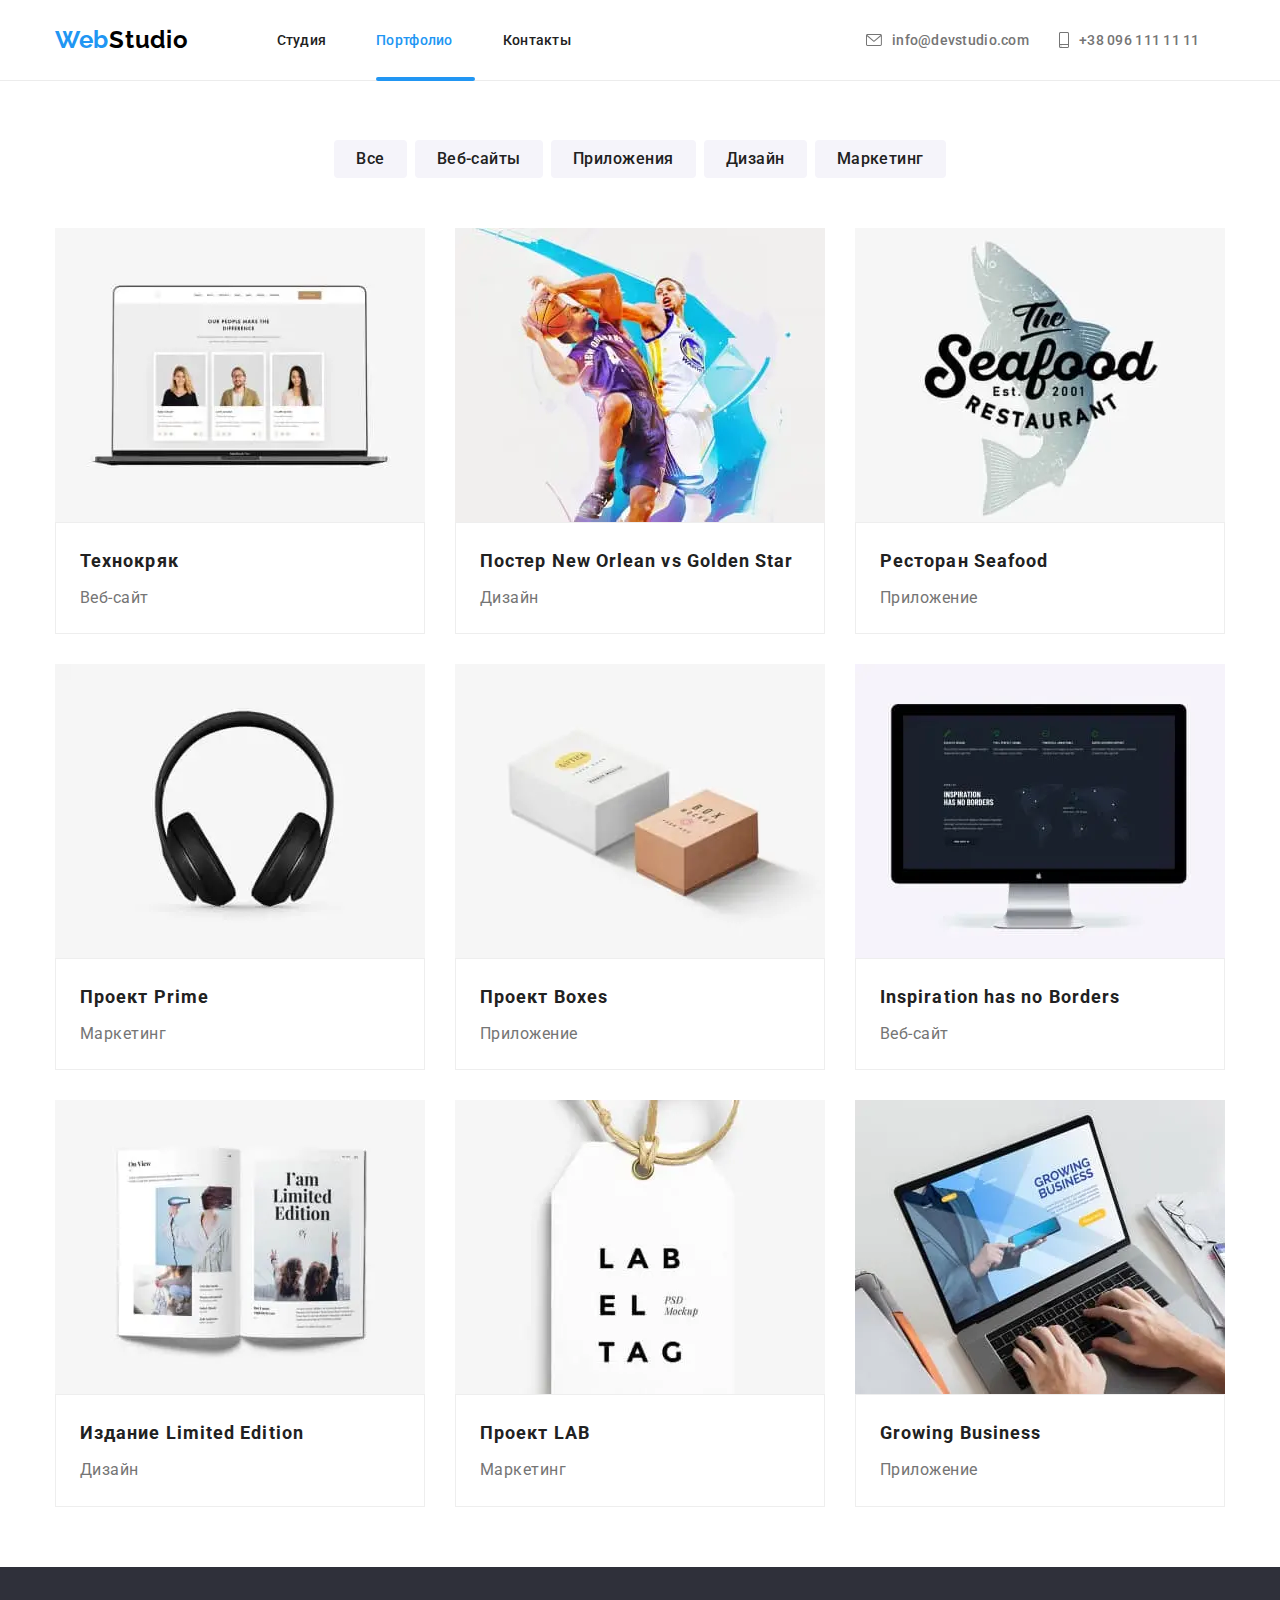
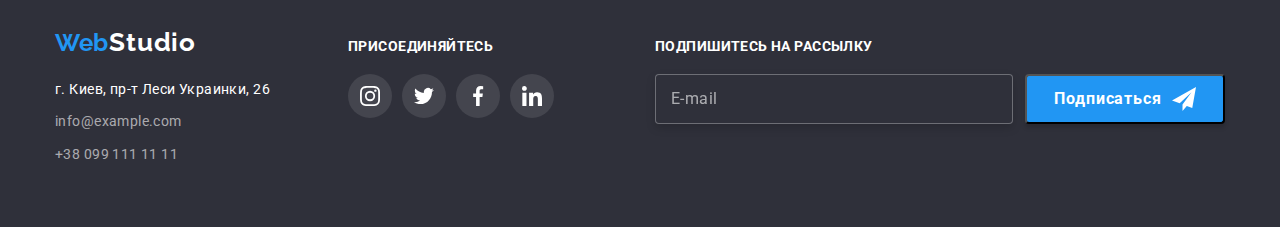
<file: portfolio.html>
<!DOCTYPE html>
<html lang="ru">
  <head>
    <meta charset="UTF-8" />
    <meta name="viewport" content="width=device-width, initial-scale=1.0" />
    <title>Портфолио</title>
    <link
      rel="stylesheet"
      href="https://cdnjs.cloudflare.com/ajax/libs/modern-normalize/1.0.0/modern-normalize.css"
    />
    <link
      href="https://fonts.googleapis.com/css2?family=Raleway:wght@700&family=Roboto:wght@400;500;700;900&display=swap"
      rel="stylesheet"
    />
    <link rel="stylesheet" href="./css/portfolio.min.css" />
  </head>
  <body>
    <header class="header">
      <div class="page-header container">
        <div class="container-header" id="menu-container">
    
          <a class="logo-link link" href="/index.html" aria-label="Логотип студии" lang="en">
            <span class="logo-blue">Web</span><span class="logo-black">Studio</span>
          </a>
          <button type="button" class="menu-button" aria-expanded="false" aria-controls="menu-container" data-menu-button>
            <svg width="32" height="32" aria-label="Переключатель мобильного меню">
              <use class="icon-close" href="./images/symbol-defs.svg#icon-close-modal-btn"></use>
              <use class="icon-menu" href="./images/symbol-defs.svg#icon-menu_40px"></use>
            </svg>
          </button>
        </div>
        <div class="nav-addres" data-menu>
          <nav class="nav">
            <ul class="nav-list list">
              <li class="nav-list-item">
                <a class="nav-list-link link " href="./index.html">Студия</a>
              </li>
              <li class="nav-list-item">
                <a class="nav-list-link link portf current" href="./portfolio.html">Портфолио</a>
              </li>
              <li class="nav-list-item">
                <a class="nav-list-link link" href="">Контакты</a>
              </li>
            </ul>
          </nav>
    
          <address class="address-header">
            <ul class="addres-list list">
              <li class="addres__list-item"><a class="address-link link" href="mailto:info@devstudio.com"><svg
                    class="envelope">
                    <use href="./images/symbol-defs.svg#icon-envelope-hover"></use>
                  </svg>
                  info@devstudio.com
                </a></li>
              <li class="addres__list-item"><a class="address-link link" href="tel:"><svg class="smartphone footer-icon">
                    <use href="./images/symbol-defs.svg#icon-smartphone"></use>
                  </svg>
                  +38 096 111 11 11</a></li>
            </ul>
    
    
          </address>
    
        </div>
    </header>

    <main>
      <!-- ===PORTFOLIO=== -->
      <section class="portfolio">
        <h1 hidden>Портфолио</h1>
        <div class="container-portfolio container">
          <ul class="portfolio-btn list">
            <li class="portfolio-list-item">
              <button class="portfolio-list-btn" type="button">Все</button>
            </li>
            <li class="portfolio-list-item">
              <button class="portfolio-list-btn" type="button">
                Веб-сайты
              </button>
            </li>
            <li class="portfolio-list-item">
              <button class="portfolio-list-btn" type="button">
                Приложения
              </button>
            </li>
            <li class="portfolio-list-item">
              <button class="portfolio-list-btn" type="button">Дизайн</button>
            </li>
            <li class="portfolio-list-item">
              <button class="portfolio-list-btn" type="button">
                Маркетинг
              </button>
            </li>
          </ul>

          <ul class="portfolio-list list">
            <li class="portfolio-list-card">
              <a class="portfolio-list-link link" href=""
                ><div class="portfolio-box">
                  <picture>
                    <source media="(min-width: 1200px)"
                      srcset="./images/portfolio/portfolio1.webp 1x, ./images/portfolio/portfolio1@2x.webp 2x" type="image/webp">
                    <source media="(min-width: 1200px)"
                      srcset="./images/portfolio/portfolio1.jpg 1x, ./images/portfolio/portfolio1@2x.jpg 2x">
                    <source media="(min-width: 768px)"
                      srcset="./images/portfolio/portfolio1-t.webp 1x, ./images/portfolio/portfolio1-t@2x.webp 2x" type="image/webp">
                    <source media="(min-width: 768px)"
                      srcset="./images/portfolio/portfolio1-t.jpg 1x, ./images/portfolio/portfolio1-t@2x.jpg 2x">
                    <source media="(min-width: 480px)"
                      srcset="./images/portfolio/portfolio1-m.webp 1x, ./images/portfolio/portfolio1-m@2x.webp 2x" type="image/webp">
                    <source media="(min-width: 480px)"
                      srcset="./images/portfolio/portfolio1-m.jpg 1x, ./images/portfolio/portfolio1-m@2x.jpg 2x">
                    <img src="./images/portfolio/portfolio1-m.jpg" alt="Сайт на экране ноутбука" />
                  </picture>
                  <p class="portfolio-card-text">
                    Технокряк это современная площадка распространения
                    коронавируса. Компании используют эту платформу для
                    цифрового шпионажа и атак на защищённые сервера конкурентов.
                  </p>
                </div>
                <div class="card-content">
                  <h2 class="portfolio-list-name">Технокряк</h2>
                  <p class="portfolio-list-text">Веб-сайт</p>
                </div></a
              >
            </li>
            <li class="portfolio-list-card">
              <a class="portfolio-list-link link" href=""
                ><div class="portfolio-box">
                  <picture>
                    <source media="(min-width: 1200px)"
                      srcset="./images/portfolio/portfolio2.webp 1x, ./images/portfolio/portfolio2@2x.webp 2x" type="image/webp">
                    <source media="(min-width: 1200px)"
                      srcset="./images/portfolio/portfolio2.jpg 1x, ./images/portfolio/portfolio2@2x.jpg 2x">
                    <source media="(min-width: 768px)"
                      srcset="./images/portfolio/portfolio2-t.webp 1x, ./images/portfolio/portfolio2-t@2x.webp 2x" type="image/webp">
                    <source media="(min-width: 768px)"
                      srcset="./images/portfolio/portfolio2-t.jpg 1x, ./images/portfolio/portfolio2-t@2x.jpg 2x">
                    <source media="(min-width: 480px)"
                      srcset="./images/portfolio/portfolio2-m.webp 1x, ./images/portfolio/portfolio2-m@2x.webp 2x" type="image/webp">
                    <source media="(min-width: 480px)"
                      srcset="./images/portfolio/portfolio2-m.jpg 1x, ./images/portfolio/portfolio2-m@2x.jpg 2x">
                    <img src="./images/portfolio/portfolio2-m.jpg" alt="Два баскетболиста с мячом" />
                  </picture>
                  <p class="portfolio-card-text">
                    Противостояние двух сильных команд по баскетболу.
                  </p>
                </div>
                <div class="card-content">
                  <h2 lang="en" class="portfolio-list-name">
                    Постер New Orlean vs Golden Star
                  </h2>
                  <p class="portfolio-list-text text">Дизайн</p>
                </div></a
              >
            </li>
            <li class="portfolio-list-card">
              <a class="portfolio-list-link link" href=""
                ><div class="portfolio-box">
                  <picture>
                    <source media="(min-width: 1200px)"
                      srcset="./images/portfolio/portfolio3.webp 1x, ./images/portfolio/portfolio3@2x.webp 2x" type="image/webp">
                    <source media="(min-width: 1200px)"
                      srcset="./images/portfolio/portfolio3.jpg 1x, ./images/portfolio/portfolio3@2x.jpg 2x">
                    <source media="(min-width: 768px)"
                      srcset="./images/portfolio/portfolio3-t.webp 1x, ./images/portfolio/portfolio3-t@2x.webp 2x" type="image/webp">
                    <source media="(min-width: 768px)"
                      srcset="./images/portfolio/portfolio3-t.jpg 1x, ./images/portfolio/portfolio3-t@2x.jpg 2x">
                    <source media="(min-width: 480px)"
                      srcset="./images/portfolio/portfolio3-m.webp 1x, ./images/portfolio/portfolio3-m@2x.webp 2x" type="image/webp">
                    <source media="(min-width: 480px)"
                      srcset="./images/portfolio/portfolio3-m.jpg 1x, ./images/portfolio/portfolio3-m@2x.jpg 2x">
                    <img src="./images/portfolio/portfolio3-m.jpg" alt="Логотип ресторана" />
                  </picture>
                  <p class="portfolio-card-text">Рыбный ресторан.</p>
                </div>
                <div class="card-content">
                  <h2 class="portfolio-list-name">
                    Ресторан <span lang="en">Seafood</span>
                  </h2>
                  <p class="portfolio-list-text text">Приложение</p>
                </div></a
              >
            </li>
            <li class="portfolio-list-card">
              <a class="portfolio-list-link link" href=""
                ><div class="portfolio-box">
                  <picture>
                    <source media="(min-width: 1200px)"
                      srcset="./images/portfolio/portfolio4.webp 1x, ./images/portfolio/portfolio4@2x.webp 2x" type="image/webp">
                    <source media="(min-width: 1200px)"
                      srcset="./images/portfolio/portfolio4.jpg 1x, ./images/portfolio/portfolio4@2x.jpg 2x">
                    <source media="(min-width: 768px)"
                      srcset="./images/portfolio/portfolio4-t.webp 1x, ./images/portfolio/portfolio4-t@2x.webp 2x" type="image/webp">
                    <source media="(min-width: 768px)"
                      srcset="./images/portfolio/portfolio4-t.jpg 1x, ./images/portfolio/portfolio4-t@2x.jpg 2x">
                    <source media="(min-width: 480px)"
                      srcset="./images/portfolio/portfolio4-m.webp 1x, ./images/portfolio/portfolio4-m@2x.webp 2x" type="image/webp">
                    <source media="(min-width: 480px)"
                      srcset="./images/portfolio/portfolio4-m.jpg 1x, ./images/portfolio/portfolio4-m@2x.jpg 2x">
                    <img src="./images/portfolio/portfolio4-m.jpg" alt="Наушники" />
                  </picture>
                  <p class="portfolio-card-text">Качественный звук недорого.</p>
                </div>
                <div class="card-content">
                  <h2 class="portfolio-list-name">
                    Проект <span lang="en">Prime</span>
                  </h2>
                  <p class="portfolio-list-text text">Маркетинг</p>
                </div></a
              >
            </li>
            <li class="portfolio-list-card">
              <a class="portfolio-list-link link" href=""
                ><div class="portfolio-box">
                  <picture>
                    <source media="(min-width: 1200px)"
                      srcset="./images/portfolio/portfolio5.webp 1x, ./images/portfolio/portfolio5@2x.webp 2x" type="image/webp">
                    <source media="(min-width: 1200px)"
                      srcset="./images/portfolio/portfolio5.jpg 1x, ./images/portfolio/portfolio5@2x.jpg 2x">
                    <source media="(min-width: 768px)"
                      srcset="./images/portfolio/portfolio5-t.webp 1x, ./images/portfolio/portfolio5-t@2x.webp 2x" type="image/webp">
                    <source media="(min-width: 768px)"
                      srcset="./images/portfolio/portfolio5-t.jpg 1x, ./images/portfolio/portfolio5-t@2x.jpg 2x">
                    <source media="(min-width: 480px)"
                      srcset="./images/portfolio/portfolio5-m.webp 1x, ./images/portfolio/portfolio5-m@2x.webp 2x" type="image/webp">
                    <source media="(min-width: 480px)"
                      srcset="./images/portfolio/portfolio1-m.jpg 1x, ./images/portfolio/portfolio5-m@2x.jpg 2x">
                    <img src="./images/portfolio/portfolio5-m.jpg" alt="Две коробки" />
                  </picture>
                  <p class="portfolio-card-text">Все о коробках.</p>
                </div>
                <div class="card-content">
                  <h2 class="portfolio-list-name">
                    Проект <span lang="en">Boxes</span>
                  </h2>
                  <p class="portfolio-list-text text">Приложение</p>
                </div></a
              >
            </li>
            <li class="portfolio-list-card">
              <a class="portfolio-list-link link" href=""
                ><div class="portfolio-box">
                  <picture>
                    <source media="(min-width: 1200px)"
                      srcset="./images/portfolio/portfolio6.webp 1x, ./images/portfolio/portfolio6@2x.webp 2x" type="image/webp">
                    <source media="(min-width: 1200px)"
                      srcset="./images/portfolio/portfolio6.jpg 1x, ./images/portfolio/portfolio6@2x.jpg 2x">
                    <source media="(min-width: 768px)"
                      srcset="./images/portfolio/portfolio6-t.webp 1x, ./images/portfolio/portfolio6-t@2x.webp 2x" type="image/webp">
                    <source media="(min-width: 768px)"
                      srcset="./images/portfolio/portfolio6-t.jpg 1x, ./images/portfolio/portfolio6-t@2x.jpg 2x">
                    <source media="(min-width: 480px)"
                      srcset="./images/portfolio/portfolio6-m.webp 1x, ./images/portfolio/portfolio6-m@2x.webp 2x" type="image/webp">
                    <source media="(min-width: 480px)"
                      srcset="./images/portfolio/portfolio6-m.jpg 1x, ./images/portfolio/portfolio6-m@2x.jpg 2x">
                    <img src="./images/portfolio/portfolio6-m.jpg" alt="Монитор" />
                  </picture>
                  <p class="portfolio-card-text">Б/У мониторы из Европы.</p>
                </div>
                <div class="card-content">
                  <h2 class="portfolio-list-name" lang="en">
                    Inspiration has no Borders
                  </h2>
                  <p class="portfolio-list-text text">Веб-сайт</p>
                </div></a
              >
            </li>
            <li class="portfolio-list-card">
              <a class="portfolio-list-link link" href=""
                ><div class="portfolio-box">
                  <picture>
                    <source media="(min-width: 1200px)"
                      srcset="./images/portfolio/portfolio7.webp 1x, ./images/portfolio/portfolio7@2x.webp 2x" type="image/webp">
                    <source media="(min-width: 1200px)"
                      srcset="./images/portfolio/portfolio7.jpg 1x, ./images/portfolio/portfolio7@2x.jpg 2x">
                    <source media="(min-width: 768px)"
                      srcset="./images/portfolio/portfolio7-t.webp 1x, ./images/portfolio/portfolio7-t@2x.webp 2x" type="image/webp">
                    <source media="(min-width: 768px)"
                      srcset="./images/portfolio/portfolio7-t.jpg 1x, ./images/portfolio/portfolio7-t@2x.jpg 2x">
                    <source media="(min-width: 480px)"
                      srcset="./images/portfolio/portfolio7-m.webp 1x, ./images/portfolio/portfolio7-m@2x.webp 2x" type="image/webp">
                    <source media="(min-width: 480px)"
                      srcset="./images/portfolio/portfolio7-m.jpg 1x, ./images/portfolio/portfolio7-m@2x.jpg 2x">
                    <img src="./images/portfolio/portfolio7-m.jpg" alt="Разворот журнала" />
                  </picture>
                  <p class="portfolio-card-text">Книжки с картинками.</p>
                </div>
                <div class="card-content">
                  <h2 class="portfolio-list-name">
                    Издание <span lang="en">Limited Edition</span>
                  </h2>
                  <p class="portfolio-list-text text">Дизайн</p>
                </div></a
              >
            </li>
            <li class="portfolio-list-card">
              <a class="portfolio-list-link link" href=""
                ><div class="portfolio-box">
                  <picture>
                    <source media="(min-width: 1200px)"
                      srcset="./images/portfolio/portfolio8.webp 1x, ./images/portfolio/portfolio8@2x.webp 2x" type="image/webp">
                    <source media="(min-width: 1200px)"
                      srcset="./images/portfolio/portfolio8.jpg 1x, ./images/portfolio/portfolio8@2x.jpg 2x">
                    <source media="(min-width: 768px)"
                      srcset="./images/portfolio/portfolio8-t.webp 1x, ./images/portfolio/portfolio8-t@2x.webp 2x" type="image/webp">
                    <source media="(min-width: 768px)"
                      srcset="./images/portfolio/portfolio8-t.jpg 1x, ./images/portfolio/portfolio8-t@2x.jpg 2x">
                    <source media="(min-width: 480px)"
                      srcset="./images/portfolio/portfolio8-m.webp 1x, ./images/portfolio/portfolio8-m@2x.webp 2x" type="image/webp">
                    <source media="(min-width: 480px)"
                      srcset="./images/portfolio/portfolio8-m.jpg 1x, ./images/portfolio/portfolio8-m@2x.jpg 2x">
                    <img src="./images/portfolio/portfolio8-m.jpg" alt="Этикетка" />
                  </picture>
                  <p class="portfolio-card-text">Лейбл лаборатории.</p>
                </div>
                <div class="card-content">
                  <h2 class="portfolio-list-name">
                    Проект <span lang="en">LAB</span>
                  </h2>
                  <p class="portfolio-list-text text">Маркетинг</p>
                </div></a
              >
            </li>
            <li class="portfolio-list-card">
              <a class="portfolio-list-link link" href=""
                ><div class="portfolio-box">
                  <picture>
                    <source media="(min-width: 1200px)"
                      srcset="./images/portfolio/portfolio9.webp 1x, ./images/portfolio/portfolio9@2x.webp 2x" type="image/webp">
                    <source media="(min-width: 1200px)"
                      srcset="./images/portfolio/portfolio9.jpg 1x, ./images/portfolio/portfolio9@2x.jpg 2x">
                    <source media="(min-width: 768px)"
                      srcset="./images/portfolio/portfolio9-t.webp 1x, ./images/portfolio/portfolio9-t@2x.webp 2x" type="image/webp">
                    <source media="(min-width: 768px)"
                      srcset="./images/portfolio/portfolio9-t.jpg 1x, ./images/portfolio/portfolio9-t@2x.jpg 2x">
                    <source media="(min-width: 480px)"
                      srcset="./images/portfolio/portfolio9-m.webp 1x, ./images/portfolio/portfolio9-m@2x.webp 2x" type="image/webp">
                    <source media="(min-width: 480px)"
                      srcset="./images/portfolio/portfolio9-m.jpg 1x, ./images/portfolio/portfolio9-m@2x.jpg 2x">
                    <img src="./images/portfolio/portfolio9-m.jpg" alt="Ноутбук" />
                  </picture>
                  <p class="portfolio-card-text">
                    Ноутбук как продолжение рук.
                  </p>
                </div>
                <div class="card-content">
                  <h2 class="portfolio-list-name" lang="en">
                    Growing Business
                  </h2>
                  <p class="portfolio-list-text text">Приложение</p>
                </div></a
              >
            </li>
          </ul>
        </div>
      </section>
    </main>

    <!-- =====FOOTER===== -->

    <footer class="footer">
      <div class="page-footer container">
        <div class="addres-social">
          <div class="address-container">
            <a class="logo link" href="/index.html" aria-label="Логотип студии" lang="en">
              <span class="logo-blue">Web</span><span class="logo-white">Studio</span>
            </a>
            <address class="address footer-address">
              <a class="footer-address-mail link" href="">г. Киев, пр-т Леси Украинки, 26</a>
              <a class="footer-address-email link" href="mailto:info@example.com">info@example.com</a>
              <a class="footer-address-tel link" href="tel:+380991111111">+38 099 111 11 11</a>
            </address>
          </div>
          <div class="footer-social">
            <p class="join">Присоединяйтесь</p>
            <ul class="footer-social-list list">
              <li class="footer-social-list-item">
                <a href="" class="footer-social-link">
                  <svg class="footer-social-icon">
                    <use href="./images/symbol-defs.svg#icon-instagram-2"></use>
                  </svg>
                </a>
              </li>
              <li class="footer-social-list-item">
                <a href="" class="footer-social-link">
                  <svg class="footer-social-icon">
                    <use href="./images/symbol-defs.svg#icon-twitter"></use>
                  </svg>
                </a>
              </li>
              <li class="footer-social-list-item">
                <a href="" class="footer-social-link">
                  <svg class="footer-social-icon">
                    <use href="./images/symbol-defs.svg#icon-facebook"></use>
                  </svg>
                </a>
              </li>
              <li class="footer-social-list-item">
                <a href="" class="footer-social-link">
                  <svg class="footer-social-icon">
                    <use href="./images/symbol-defs.svg#icon-linkedin"></use>
                  </svg>
                </a>
              </li>
            </ul>
          </div>
        </div>
    
        <div class="footer-form-container">
          <form action="#">
            <p class="footer-join-text join">Подпишитесь на рассылку</p>
            <div class="footer-form">
              <input type="email" name="user-mail" placeholder="E-mail" class="footer-input" autocomplete="on" />
              <button type="submit" class="footer-label-btn">
                Подписаться
                <svg class="footer-join-icon">
                  <use href="./images/symbol-defs.svg#icon-icon-send"></use>
                </svg>
              </button></div>
    
          </form>
        </div>
      </div>
    </footer>
    <script src="./js/moda.js"></script>
    <script src="./js/menu.js"></script>
  </body>
</html>
</file>
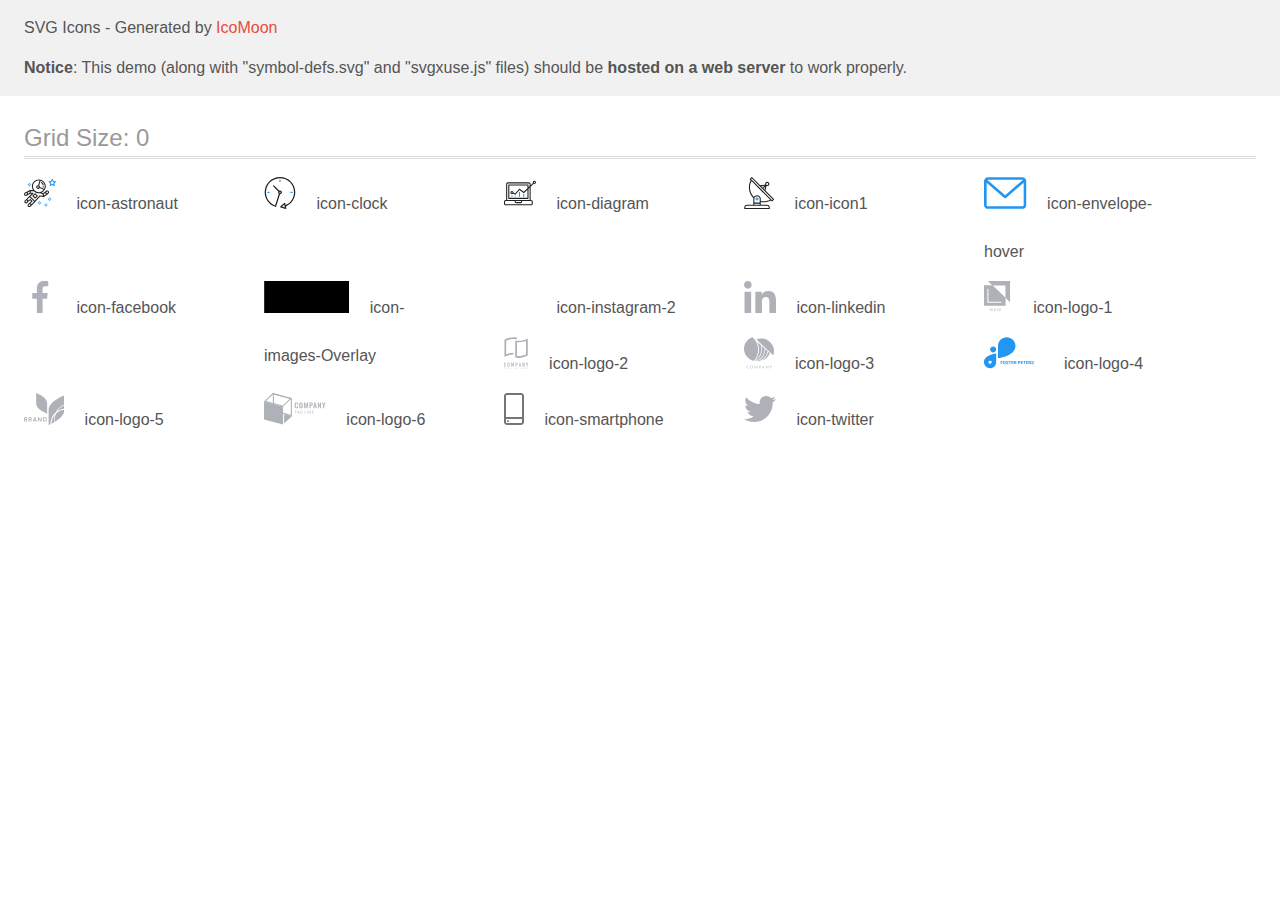
<file: images/icomoon/demo-external-svg.html>
<!doctype html>
<html>
<head>
    <title>IcoMoon - SVG Icons</title>
    <meta charset="utf-8">
    <meta name="viewport" content="width=device-width, initial-scale=1">
    <link rel="stylesheet" href="demo-files/demo.css">
    <link rel="stylesheet" href="style.css">
</head>
<body>
<header class="bgc1 clearfix">
<div class="mhl">
    <p>SVG Icons - Generated by <a href="https://icomoon.io/app">IcoMoon</a></p><p><strong>Notice</strong>: This demo (along with "symbol-defs.svg" and "svgxuse.js" files) should be <b>hosted on a web server</b> to work properly.</p>
</div>
</header>
    <div class="clearfix mhl ptl">
        <h1 class="mvm mtn fgc1">Grid Size: 0</h1>
        <div class="glyph fs1">
            <div class="clearfix pbs">
                <svg class="icon icon-astronaut"><use xlink:href="symbol-defs.svg#icon-astronaut"></use></svg><span class="name"> icon-astronaut</span>
            </div>
        </div>
        <div class="glyph fs1">
            <div class="clearfix pbs">
                <svg class="icon icon-clock"><use xlink:href="symbol-defs.svg#icon-clock"></use></svg><span class="name"> icon-clock</span>
            </div>
        </div>
        <div class="glyph fs1">
            <div class="clearfix pbs">
                <svg class="icon icon-diagram"><use xlink:href="symbol-defs.svg#icon-diagram"></use></svg><span class="name"> icon-diagram</span>
            </div>
        </div>
        <div class="glyph fs1">
            <div class="clearfix pbs">
                <svg class="icon icon-icon1"><use xlink:href="symbol-defs.svg#icon-icon1"></use></svg><span class="name"> icon-icon1</span>
            </div>
        </div>
        <div class="glyph fs1">
            <div class="clearfix pbs">
                <svg class="icon icon-envelope-hover"><use xlink:href="symbol-defs.svg#icon-envelope-hover"></use></svg><span class="name"> icon-envelope-hover</span>
            </div>
        </div>
        <div class="glyph fs1">
            <div class="clearfix pbs">
                <svg class="icon icon-facebook"><use xlink:href="symbol-defs.svg#icon-facebook"></use></svg><span class="name"> icon-facebook</span>
            </div>
        </div>
        <div class="glyph fs1">
            <div class="clearfix pbs">
                <svg class="icon icon-images-Overlay"><use xlink:href="symbol-defs.svg#icon-images-Overlay"></use></svg><span class="name"> icon-images-Overlay</span>
            </div>
        </div>
        <div class="glyph fs1">
            <div class="clearfix pbs">
                <svg class="icon icon-instagram-2"><use xlink:href="symbol-defs.svg#icon-instagram-2"></use></svg><span class="name"> icon-instagram-2</span>
            </div>
        </div>
        <div class="glyph fs1">
            <div class="clearfix pbs">
                <svg class="icon icon-linkedin"><use xlink:href="symbol-defs.svg#icon-linkedin"></use></svg><span class="name"> icon-linkedin</span>
            </div>
        </div>
        <div class="glyph fs1">
            <div class="clearfix pbs">
                <svg class="icon icon-logo-1"><use xlink:href="symbol-defs.svg#icon-logo-1"></use></svg><span class="name"> icon-logo-1</span>
            </div>
        </div>
        <div class="glyph fs1">
            <div class="clearfix pbs">
                <svg class="icon icon-logo-2"><use xlink:href="symbol-defs.svg#icon-logo-2"></use></svg><span class="name"> icon-logo-2</span>
            </div>
        </div>
        <div class="glyph fs1">
            <div class="clearfix pbs">
                <svg class="icon icon-logo-3"><use xlink:href="symbol-defs.svg#icon-logo-3"></use></svg><span class="name"> icon-logo-3</span>
            </div>
        </div>
        <div class="glyph fs1">
            <div class="clearfix pbs">
                <svg class="icon icon-logo-4"><use xlink:href="symbol-defs.svg#icon-logo-4"></use></svg><span class="name"> icon-logo-4</span>
            </div>
        </div>
        <div class="glyph fs1">
            <div class="clearfix pbs">
                <svg class="icon icon-logo-5"><use xlink:href="symbol-defs.svg#icon-logo-5"></use></svg><span class="name"> icon-logo-5</span>
            </div>
        </div>
        <div class="glyph fs1">
            <div class="clearfix pbs">
                <svg class="icon icon-logo-6"><use xlink:href="symbol-defs.svg#icon-logo-6"></use></svg><span class="name"> icon-logo-6</span>
            </div>
        </div>
        <div class="glyph fs1">
            <div class="clearfix pbs">
                <svg class="icon icon-smartphone"><use xlink:href="symbol-defs.svg#icon-smartphone"></use></svg><span class="name"> icon-smartphone</span>
            </div>
        </div>
        <div class="glyph fs1">
            <div class="clearfix pbs">
                <svg class="icon icon-twitter"><use xlink:href="symbol-defs.svg#icon-twitter"></use></svg><span class="name"> icon-twitter</span>
            </div>
        </div>
  </div>
<script defer src="svgxuse.js"></script>
</body>
</html>
</file>
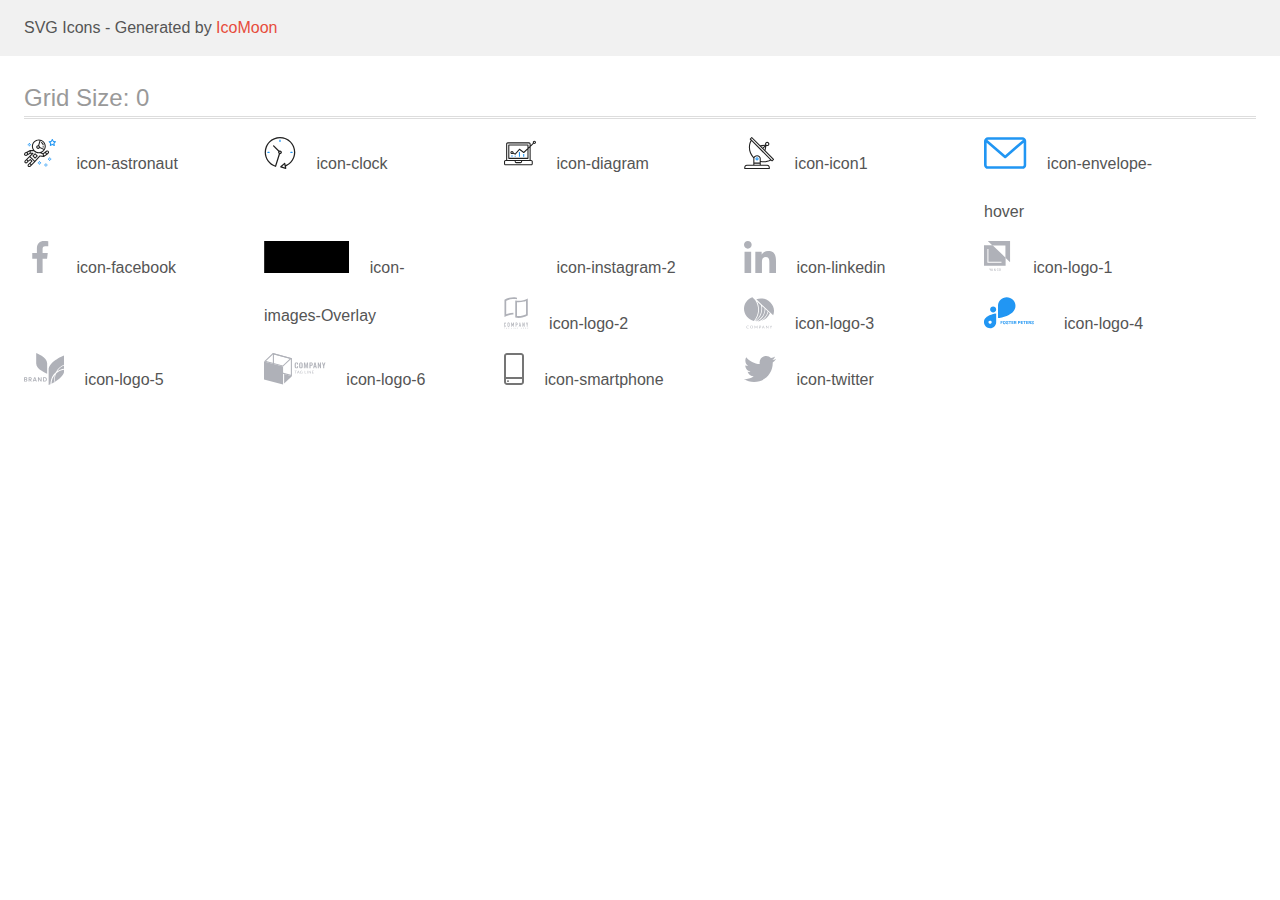
<file: images/icomoon/demo.html>
<!doctype html>
<html>
<head>
    <title>IcoMoon - SVG Icons</title>
    <meta charset="utf-8">
    <meta name="viewport" content="width=device-width, initial-scale=1">
    <link rel="stylesheet" href="demo-files/demo.css">
    <link rel="stylesheet" href="style.css">
</head>
<body>
<svg aria-hidden="true" style="position: absolute; width: 0; height: 0; overflow: hidden;" version="1.1" xmlns="http://www.w3.org/2000/svg" xmlns:xlink="http://www.w3.org/1999/xlink">
<defs>
<symbol id="icon-astronaut" viewBox="0 0 32 32">
<path fill="#2196f3" style="fill: var(--color1, #2196f3)" d="M31.974 4.524c-0.064-0.191-0.227-0.332-0.427-0.362l-0.003-0-1.911-0.278-0.855-1.731c-0.179-0.365-0.777-0.365-0.956 0l-0.855 1.731-1.911 0.278c-0.26 0.039-0.457 0.26-0.457 0.528 0 0.15 0.062 0.285 0.161 0.382l1.383 1.348-0.326 1.903c-0.034 0.2 0.048 0.402 0.212 0.522 0.166 0.12 0.383 0.135 0.562 0.040l1.709-0.899 1.709 0.899c0.072 0.038 0.157 0.061 0.247 0.061 0.295 0 0.534-0.239 0.534-0.534 0-0.031-0.003-0.062-0.008-0.092l0 0.003-0.326-1.903 1.383-1.348c0.099-0.097 0.161-0.233 0.161-0.382 0-0.059-0.009-0.115-0.027-0.168l0.001 0.004zM29.511 5.851c-0.126 0.122-0.183 0.299-0.153 0.472l0.191 1.114-1-0.526c-0.072-0.039-0.158-0.062-0.249-0.062s-0.177 0.023-0.252 0.063l0.003-0.001-1 0.526 0.191-1.114c0.005-0.027 0.008-0.059 0.008-0.091 0-0.149-0.061-0.285-0.16-0.381l-0-0-0.811-0.789 1.119-0.163c0.174-0.025 0.324-0.134 0.402-0.292l0.5-1.013 0.5 1.013c0.078 0.158 0.228 0.267 0.402 0.292l1.119 0.162-0.809 0.79zM26.134 20.522h-1.067v1.067h1.067v-1.067zM26.134 22.656h-1.067v1.066h1.067v-1.066zM27.2 21.589h-1.067v1.067h1.067v-1.067zM25.067 21.589h-1.067v1.067h1.067v-1.067zM22.4 26.389h-1.067v1.067h1.067v-1.067zM22.4 28.523h-1.067v1.067h1.067v-1.067zM23.467 27.456h-1.067v1.067h1.067v-1.067zM21.334 27.456h-1.067v1.067h1.067v-1.067zM16 24.256h-1.066v1.067h1.066v-1.067zM16 26.389h-1.066v1.067h1.066v-1.067zM17.067 25.322h-1.067v1.067h1.067v-1.067zM14.934 25.322h-1.067v1.067h1.067v-1.067zM5.867 6.122h-1.066v1.066h1.066v-1.066zM5.867 8.256h-1.066v1.066h1.066v-1.066zM6.933 7.189h-1.067v1.067h1.066v-1.067zM4.8 7.189h-1.067v1.067h1.067v-1.067z"></path>
<path fill="#212121" style="fill: var(--color2, #212121)" d="M24.715 14.16c-0.28-0.376-0.698-0.636-1.179-0.703l-0.009-0.001c-0.076-0.012-0.164-0.018-0.254-0.018-0.411 0-0.789 0.139-1.090 0.373l0.004-0.003-1.253 0.96-1.898 1.417-1.358-0.541c2.421-1.086 4.113-3.508 4.113-6.32 0-3.823-3.122-6.934-6.961-6.934s-6.961 3.11-6.961 6.934c0 1.386 0.415 2.674 1.12 3.759l-2.768-0.024c-0.009 0-0.016 0.005-0.023 0.005-0.057 0.003-0.11 0.014-0.159 0.033l0.004-0.001c-0.013 0.005-0.026 0.007-0.038 0.013-0.006 0.003-0.013 0.003-0.019 0.006l-3.233 1.596c-0 0-0.001 0-0.001 0.001l-1.893 0.91c-0.024 0.011-0.045 0.023-0.064 0.036l0.001-0.001c-0.482 0.324-0.795 0.867-0.795 1.483 0 0.297 0.073 0.577 0.201 0.823l-0.005-0.010c0.22 0.424 0.592 0.742 1.043 0.885l0.013 0.003c0.161 0.053 0.345 0.083 0.537 0.083 0.308 0 0.598-0.078 0.851-0.216l-0.009 0.005 1.388-0.738 2.264-1.169 1.357-0.008-5.442 5.415c0 0.001-0.001 0.001-0.001 0.001l-1.339 1.333c-0.303 0.299-0.491 0.714-0.491 1.173 0 0.002 0 0.003 0 0.005v-0c0.002 0.919 0.748 1.664 1.667 1.664 0.001 0 0.002 0 0.002 0h-0c0.428 0 0.854-0.162 1.18-0.485l1.314-1.309 1.741-1.3 0.901 0.897-3.102 3.088c-0.303 0.299-0.491 0.715-0.491 1.174 0 0.001 0 0.003 0 0.004v-0c0 0.445 0.174 0.864 0.49 1.179 0.302 0.3 0.717 0.485 1.176 0.485 0.001 0 0.002 0 0.003 0h-0c0.427 0 0.855-0.162 1.18-0.485l4.488-4.472c0.007-0.006 0.016-0.009 0.022-0.016l5.166-5.658 3.471 0.494c0.025 0.004 0.050 0.006 0.075 0.006 0.064 0 0.127-0.016 0.187-0.038 0.017-0.006 0.032-0.015 0.049-0.023 0.019-0.010 0.039-0.015 0.058-0.027l3.213-2.133c0.012-0.008 0.018-0.021 0.029-0.030 0.013-0.010 0.029-0.014 0.041-0.026l1.271-1.191c0.348-0.326 0.564-0.787 0.564-1.3 0-0.4-0.132-0.769-0.355-1.066l0.003 0.005zM2.13 17.77c-0.098 0.054-0.215 0.086-0.34 0.086-0.078 0-0.153-0.013-0.224-0.036l0.005 0.001c-0.294-0.093-0.504-0.364-0.504-0.683 0-0.236 0.114-0.445 0.29-0.575l0.002-0.001 1.314-0.632 0.316 0.924 0.133 0.389-0.992 0.527zM5.627 15.942l-1.548 0.8-0.255-0.746-0.184-0.537 2.027-1.001-0.040 1.484zM20.727 9.322c0 0.918-0.219 1.785-0.599 2.56l-4.181-1.899c-0.044-0.575-0.342-1.072-0.782-1.384l-0.006-0.004 1.464-4.86c2.377 0.756 4.104 2.974 4.104 5.588zM8.938 9.322c0-3.235 2.644-5.867 5.894-5.867 0.253 0 0.5 0.022 0.745 0.053l-1.432 4.753c-0.019 0-0.037-0.006-0.057-0.006-0 0-0.001 0-0.001 0-1.032 0-1.869 0.835-1.872 1.867v0c0.003 1.031 0.84 1.867 1.872 1.867 0 0 0 0 0.001 0h-0c0.695 0 1.295-0.383 1.618-0.944l3.863 1.755c-1.075 1.446-2.795 2.389-4.737 2.389-3.25 0-5.894-2.632-5.894-5.867zM14.895 10.122c0 0.441-0.362 0.8-0.806 0.8-0 0-0.001 0-0.001 0-0.443 0-0.802-0.358-0.804-0.8v-0c0-0.441 0.361-0.8 0.806-0.8s0.806 0.359 0.806 0.8zM2.464 25.146c-0.11 0.109-0.261 0.176-0.428 0.176s-0.317-0.067-0.427-0.175l0 0c-0.109-0.108-0.176-0.257-0.176-0.422s0.067-0.314 0.176-0.422l0-0 0.962-0.959 0.852 0.848-0.959 0.955zM5.678 28.88c-0.11 0.109-0.261 0.176-0.428 0.176s-0.317-0.067-0.427-0.175l0 0c-0.109-0.108-0.176-0.257-0.176-0.422s0.067-0.314 0.176-0.422l0-0 0.963-0.959 0.852 0.848-0.96 0.955zM9.16 25.411l-0.001 0.001-1.765 1.76-0.852-0.848 1.765-1.757c0.040-0.040 0.065-0.088 0.090-0.136 0.007-0.014 0.020-0.026 0.026-0.040 0.016-0.041 0.019-0.085 0.026-0.128 0.003-0.025 0.014-0.048 0.014-0.073 0-0.035-0.013-0.070-0.020-0.105-0.006-0.032-0.006-0.064-0.019-0.096-0.025-0.053-0.055-0.098-0.092-0.138l0 0c-0.010-0.012-0.014-0.027-0.025-0.038h-0.001s0-0.001-0.001-0.002l-1.607-1.6c-0.017-0.017-0.039-0.024-0.058-0.038-0.025-0.021-0.054-0.040-0.084-0.057l-0.003-0.001c-0.026-0.013-0.058-0.023-0.090-0.031l-0.003-0.001c-0.030-0.009-0.065-0.017-0.101-0.020l-0.002-0c-0.007-0-0.015-0.001-0.023-0.001-0.026 0-0.051 0.002-0.075 0.005l0.003-0c-0.036 0.005-0.069 0.009-0.104 0.021-0.036 0.013-0.067 0.028-0.096 0.046l0.002-0.001c-0.020 0.011-0.043 0.015-0.061 0.029l-1.774 1.324-0.901-0.897 2.399-2.386 4.36 4.289-0.928 0.919zM15.979 18.394c-0.016-0.002-0.030 0.004-0.046 0.003-0.008-0-0.017-0.001-0.027-0.001-0.031 0-0.062 0.003-0.092 0.008l0.003-0c-0.070 0.011-0.132 0.035-0.187 0.070l0.002-0.001c-0.031 0.019-0.058 0.039-0.083 0.062l0-0c-0.013 0.011-0.028 0.016-0.040 0.029l-4.698 5.146-4.328-4.256 2.833-2.818c0.096-0.097 0.156-0.23 0.156-0.377 0-0.295-0.239-0.534-0.534-0.534-0.001 0-0.001 0-0.002 0h0l-2.219 0.013 0.028-1.607 3.104 0.027c1.264 1.297 3.027 2.101 4.978 2.101 0.001 0 0.002 0 0.003 0h-0c0.438 0 0.864-0.046 1.28-0.122 0.040 0.032 0.080 0.064 0.129 0.085l2.41 0.96 0.152 0.759 0.178 0.885-3.003-0.427zM20.020 18.572l-0.313-1.558 1.446-1.080 0.946 1.257-2.080 1.381zM23.773 15.741l-0.837 0.785-0.931-1.237 0.831-0.637c0.155-0.119 0.351-0.168 0.543-0.143 0.193 0.027 0.364 0.128 0.48 0.284 0.088 0.117 0.141 0.265 0.141 0.426 0 0.206-0.087 0.391-0.226 0.521l-0 0z"></path>
<path fill="#212121" style="fill: var(--color2, #212121)" d="M13.602 18.544l-2.143-2.134c-0.096-0.096-0.229-0.155-0.376-0.155s-0.28 0.059-0.376 0.155l-2.143 2.133c-0.097 0.097-0.156 0.23-0.156 0.378s0.060 0.281 0.156 0.378l-0-0 2.142 2.134c0.096 0.096 0.229 0.156 0.376 0.156s0.28-0.059 0.376-0.156v0l2.143-2.134c0.097-0.097 0.157-0.23 0.157-0.378s-0.060-0.281-0.157-0.378l-0-0zM11.083 20.303l-1.387-1.381 1.386-1.381 1.387 1.381-1.387 1.381zM17.164 5.071l-0.258 1.036c0.071 0.018 1.738 0.452 1.738 2.149h1.067c0-2.017-1.666-2.965-2.547-3.184zM19.711 9.322h-1.067v1.066h1.067v-1.066z"></path>
</symbol>
<symbol id="icon-clock" viewBox="0 0 32 32">
<path fill="#212121" style="fill: var(--color2, #212121)" d="M31.296 15.301c-0.001-8.452-6.855-15.303-15.308-15.301s-15.303 6.855-15.301 15.308c0.002 6.788 4.422 12.543 10.54 14.545l0.108 0.031c0.061 0.019 0.123 0.029 0.187 0.029 0.12 0 0.238-0.032 0.342-0.094 0.135-0.080 0.236-0.207 0.283-0.357l3.865-12.25c1.054-0.004 1.906-0.859 1.906-1.913 0-1.056-0.856-1.913-1.913-1.913-0.303 0-0.59 0.071-0.845 0.196l0.011-0.005-5.106-5.107c-0.114-0.11-0.271-0.179-0.443-0.179-0.352 0-0.638 0.286-0.638 0.638 0 0.172 0.068 0.328 0.179 0.443l-0-0 5.103 5.109c-0.121 0.241-0.191 0.525-0.191 0.825 0 0.602 0.283 1.137 0.724 1.481l0.004 0.003-3.683 11.673c-7.278-2.681-11.004-10.754-8.324-18.032s10.754-11.004 18.032-8.323c7.278 2.681 11.004 10.754 8.323 18.032-1.345 3.581-4.003 6.406-7.374 7.938l-0.088 0.036-0.398-1.874c-0.063-0.291-0.318-0.506-0.624-0.506-0.163 0-0.313 0.061-0.425 0.163l0.001-0.001-3.837 3.426c-0.132 0.117-0.214 0.287-0.214 0.477 0 0.283 0.185 0.524 0.441 0.606l0.005 0.001 4.899 1.563c0.058 0.020 0.126 0.031 0.196 0.031 0.352 0 0.637-0.285 0.637-0.637 0-0.047-0.005-0.093-0.015-0.138l0.001 0.004-0.391-1.839c5.528-2.374 9.329-7.772 9.329-14.057 0-0.011 0-0.023-0-0.034v0.002zM15.992 14.664c0.352 0 0.638 0.286 0.638 0.638s-0.285 0.638-0.638 0.638v0c-0.352 0-0.638-0.286-0.638-0.638s0.286-0.638 0.638-0.638v0zM18.092 29.528l2.184-1.948 0.603 2.84-2.787-0.892z"></path>
<path fill="#2196f3" style="fill: var(--color1, #2196f3)" d="M15.354 3.185v1.275c0 0.352 0.286 0.638 0.638 0.638s0.638-0.285 0.638-0.638v0-1.275c0-0.352-0.285-0.638-0.638-0.638s-0.638 0.285-0.638 0.638v0zM3.876 14.664c-0.352 0-0.638 0.286-0.638 0.638s0.285 0.638 0.638 0.638h1.275c0.352 0 0.638-0.286 0.638-0.638s-0.285-0.638-0.638-0.638h-1.275zM28.108 15.939c0.352 0 0.638-0.286 0.638-0.638s-0.285-0.638-0.638-0.638h-1.275c-0.352 0-0.638 0.286-0.638 0.638s0.285 0.638 0.638 0.638h1.275z"></path>
</symbol>
<symbol id="icon-diagram" viewBox="0 0 32 32">
<path fill="#2196f3" style="fill: var(--color1, #2196f3)" d="M14.926 14.965h1.066v4.798h-1.066v-4.798zM19.19 17.097h1.066v2.665h-1.066v-2.665zM10.661 18.696h1.066v1.066h-1.066v-1.066zM7.463 18.163h1.066v1.599h-1.066v-1.599z"></path>
<path fill="#212121" style="fill: var(--color2, #212121)" d="M1.599 28.291h25.586c0 0 0 0 0 0 0.883 0 1.599-0.716 1.599-1.599v0-2.132c0-0.883-0.716-1.599-1.599-1.599v0h-0.533v-13.294l3.028-2.868c0.207 0.104 0.452 0.166 0.711 0.166 0.888 0 1.608-0.72 1.608-1.608s-0.72-1.608-1.608-1.608c-0.888 0-1.608 0.72-1.608 1.608 0 0.247 0.056 0.481 0.155 0.69l-0.004-0.010-2.281 2.162v-1.23c0-0.883-0.716-1.599-1.599-1.599v0h-21.323c-0.883 0-1.599 0.716-1.599 1.599v0 15.992h-0.533c-0.883 0-1.599 0.716-1.599 1.599v0 2.132c0 0.883 0.716 1.599 1.599 1.599v0zM30.384 4.837c0.294 0 0.533 0.239 0.533 0.533s-0.239 0.533-0.533 0.533v0c-0.294 0-0.533-0.239-0.533-0.533s0.239-0.533 0.533-0.533v0zM3.198 6.969c0-0.294 0.239-0.533 0.533-0.533h21.323c0.294 0 0.533 0.239 0.533 0.533v2.239l-1.066 1.013v-2.185c0-0.295-0.239-0.534-0.534-0.534h-19.189c-0.294 0-0.534 0.239-0.534 0.533v13.327c0 0.294 0.239 0.533 0.534 0.533h19.189c0.295 0 0.534-0.239 0.534-0.533v-9.675l1.066-1.010v12.283h-22.389v-15.991zM7.996 13.899c-0.001 0-0.003 0-0.005 0-0.883 0-1.599 0.716-1.599 1.599s0.716 1.599 1.599 1.599c0.432 0 0.824-0.172 1.112-0.45l-0 0 1.853 0.93c0.215 0.107 0.476 0.057 0.636-0.122l3.939-4.432 3.872 2.902c0.208 0.155 0.498 0.139 0.686-0.039l3.365-3.188v8.131h-18.123v-12.261h18.123v2.661l-3.771 3.572-3.904-2.927c-0.088-0.067-0.2-0.107-0.32-0.107-0.158 0-0.3 0.069-0.398 0.178l-0 0.001-3.993 4.493-1.493-0.746c0.011-0.064 0.017-0.128 0.020-0.193 0-0.883-0.716-1.599-1.599-1.599v0zM8.529 15.498c0 0.294-0.239 0.533-0.533 0.533s-0.533-0.239-0.533-0.533v0c0-0.294 0.239-0.533 0.533-0.533s0.533 0.239 0.533 0.533v0zM11.727 24.026h5.33v0.533c0 0.294-0.238 0.533-0.533 0.533h-4.265c-0.294 0-0.533-0.239-0.533-0.533v0-0.533zM1.067 24.56c0-0.294 0.238-0.533 0.533-0.533h9.062v0.533c0 0.883 0.716 1.599 1.599 1.599v0h4.265c0.883 0 1.599-0.716 1.599-1.599v0-0.533h9.062c0.294 0 0.533 0.239 0.533 0.533v2.132c0 0.294-0.239 0.533-0.533 0.533h-25.586c-0 0-0 0-0 0-0.294 0-0.533-0.239-0.533-0.533 0 0 0 0 0 0v0-2.132z"></path>
</symbol>
<symbol id="icon-icon1" viewBox="0 0 30 32">
<path fill="#212121" style="fill: var(--color2, #212121)" d="M29.859 22.098l-8.443-8.505 0.937-4.616c0.225 0.090 0.485 0.144 0.758 0.146h0.007c0.008 0 0.017 0 0.026 0 1.192 0 2.159-0.967 2.159-2.159s-0.967-2.159-2.159-2.159c-1.192 0-2.159 0.967-2.159 2.159 0 0.259 0.046 0.508 0.13 0.739l-0.005-0.015-4.96 0.606-8.091-8.133c-0.096-0.098-0.229-0.159-0.376-0.16h-0c-0.14 0.001-0.274 0.057-0.373 0.155l-1.512 1.504c-0.096 0.097-0.156 0.23-0.156 0.377s0.060 0.281 0.156 0.377v0l0.814 0.825c-1.143 2.062-1.816 4.522-1.816 7.139 0 4.106 1.656 7.824 4.336 10.525l-0.001-0.001c0.043 0.041 0.092 0.074 0.146 0.097-0.032 0.164-0.051 0.353-0.052 0.546v6.188h-6.4c-1.472 0.001-2.666 1.194-2.667 2.666v1.067c0 0.295 0.239 0.534 0.534 0.534h24.534c0.294 0 0.533-0.239 0.533-0.534v-1.067c-0.002-1.472-1.195-2.665-2.666-2.666h-6.4v-2.742c0.915 0.201 1.968 0.317 3.047 0.32h0.002c2.58-0.003 5.005-0.663 7.117-1.822l-0.077 0.039 0.818 0.823c0.099 0.101 0.235 0.159 0.376 0.16 0.14-0.001 0.274-0.057 0.373-0.155l1.512-1.504c0.096-0.097 0.156-0.23 0.156-0.377s-0.060-0.281-0.156-0.377v0zM22.366 6.233c0.193-0.192 0.459-0.31 0.752-0.31 0.589 0 1.067 0.478 1.067 1.066s-0.477 1.066-1.067 1.066c-0 0-0 0-0.001 0h-0.003c-0.587-0.003-1.061-0.479-1.061-1.066 0-0.295 0.12-0.563 0.314-0.756l0-0h-0.002zM21.11 9.737l-0.598 2.946-1.175-1.183 1.774-1.763zM20.504 8.835l-1.92 1.909-1.486-1.493 3.406-0.416zM23.090 28.8c0.884 0 1.6 0.716 1.6 1.6v0 0.534h-23.466v-0.534c0-0.884 0.716-1.6 1.6-1.6v0h20.267zM15.623 26.666v1.067h-5.334v-1.067h5.334zM10.29 25.6v-4.053c0-1.294 1.196-2.346 2.666-2.346s2.667 1.053 2.667 2.346v4.053h-5.333zM16.69 23.904v-2.357c0-1.882-1.675-3.413-3.733-3.413-0.017-0-0.038-0-0.058-0-1.353 0-2.54 0.707-3.213 1.771l-0.009 0.016c-2.36-2.482-3.812-5.846-3.812-9.55 0-2.314 0.567-4.496 1.569-6.414l-0.036 0.077 18.602 18.709c-1.823 0.947-3.979 1.502-6.266 1.502-1.079 0-2.128-0.124-3.136-0.357l0.093 0.018zM27.979 23.22l-21.057-21.181 0.754-0.752 7.935 7.98c0.004 0 0.006 0.007 0.009 0.010l13.115 13.191-0.757 0.752z"></path>
<path fill="#2196f3" style="fill: var(--color1, #2196f3)" d="M12.961 20.267h-0.005c-0.001 0-0.002 0-0.002 0-0.884 0-1.6 0.716-1.6 1.6s0.715 1.599 1.597 1.6h0.005c0.001 0 0.001 0 0.002 0 0.884 0 1.6-0.716 1.6-1.6s-0.715-1.599-1.598-1.6h-0zM13.334 22.245c-0.096 0.096-0.229 0.155-0.376 0.155-0.295 0-0.534-0.239-0.534-0.534s0.238-0.533 0.532-0.533h0c0.293 0.002 0.53 0.24 0.53 0.533 0 0.148-0.060 0.281-0.157 0.378v0h0.005z"></path>
</symbol>
<symbol id="icon-envelope-hover" viewBox="0 0 43 32">
<path fill="#2196f3" style="fill: var(--color1, #2196f3)" d="M38.667 0h-34.667c-2.205 0-4 1.795-4 4v24c0 2.205 1.795 4 4 4h34.667c2.205 0 4-1.795 4-4v-24c0-2.205-1.795-4-4-4zM38.667 2.667c0.181 0 0.355 0.037 0.512 0.104l-17.845 15.467-17.845-15.467c0.151-0.065 0.327-0.104 0.512-0.104h34.667zM38.667 29.333h-34.667c-0.736 0-1.333-0.597-1.333-1.333v0-22.413l17.792 15.421c0.233 0.203 0.539 0.327 0.875 0.327s0.642-0.124 0.876-0.328l-0.002 0.001 17.792-15.421v22.413c0 0.736-0.597 1.333-1.333 1.333v0z"></path>
</symbol>
<symbol id="icon-facebook" viewBox="0 0 32 32">
<path fill="#afb1b8" style="fill: var(--color3, #afb1b8)" d="M21.328 5.312h2.923v-5.088c-1.232-0.143-2.66-0.224-4.108-0.224-0.052 0-0.104 0-0.156 0l0.008-0c-4.213 0-7.099 2.65-7.099 7.52v4.48h-4.646v5.688h4.646v14.312h5.699v-14.31h4.459l0.707-5.688h-5.168v-3.922c0-1.643 0.443-2.768 2.734-2.768z"></path>
</symbol>
<symbol id="icon-images-Overlay" viewBox="0 0 85 32">
<path d="M0 0h85.333v32h-85.333z"></path>
</symbol>
<symbol id="icon-instagram-2" viewBox="0 0 32 32">
<path fill="#fff" style="fill: var(--color4, #fff)" d="M31.968 9.408c-0.074-1.701-0.349-2.869-0.742-3.882-0.424-1.111-1.054-2.059-1.85-2.837l-0.001-0.001c-0.78-0.792-1.724-1.419-2.778-1.827l-0.054-0.018c-1.019-0.394-2.181-0.667-3.882-0.742-1.712-0.082-2.256-0.101-6.602-0.101-4.344 0-4.888 0.019-6.595 0.094-1.699 0.074-2.869 0.349-3.88 0.742-1.112 0.424-2.060 1.054-2.839 1.85l-0.001 0.001c-0.791 0.78-1.418 1.724-1.825 2.778l-0.018 0.054c-0.395 1.019-0.669 2.181-0.744 3.882-0.082 1.712-0.101 2.256-0.101 6.602 0 4.344 0.019 4.888 0.094 6.595 0.075 1.701 0.35 2.869 0.744 3.882 0.426 1.11 1.055 2.057 1.849 2.837l0.001 0.001c0.8 0.813 1.77 1.443 2.832 1.843 1.019 0.395 2.182 0.67 3.882 0.744 1.707 0.075 2.251 0.094 6.595 0.094 4.346 0 4.89-0.019 6.595-0.094 1.701-0.074 2.869-0.349 3.882-0.742 2.157-0.85 3.833-2.526 4.664-4.628l0.019-0.055c0.394-1.019 0.669-2.182 0.744-3.882 0.075-1.707 0.093-2.251 0.093-6.595s-0.006-4.888-0.080-6.595zM29.088 22.474c-0.070 1.563-0.333 2.406-0.55 2.97-0.552 1.399-1.64 2.486-3.004 3.024l-0.036 0.012c-0.56 0.219-1.411 0.482-2.968 0.55-1.688 0.075-2.194 0.094-6.464 0.094-4.269 0-4.782-0.019-6.464-0.094-1.563-0.069-2.406-0.331-2.97-0.55-0.721-0.269-1.334-0.676-1.836-1.192l-0.001-0.001c-0.517-0.503-0.924-1.117-1.184-1.803l-0.011-0.034c-0.218-0.563-0.48-1.413-0.549-2.97-0.075-1.688-0.094-2.195-0.094-6.464 0-4.27 0.019-4.784 0.094-6.464 0.069-1.563 0.331-2.406 0.549-2.97 0.269-0.722 0.678-1.337 1.198-1.837l0.002-0.002c0.504-0.517 1.119-0.923 1.806-1.182l0.034-0.011c0.56-0.219 1.411-0.48 2.968-0.55 1.688-0.074 2.195-0.093 6.464-0.093 4.275 0 4.782 0.019 6.464 0.093 1.563 0.069 2.406 0.331 2.97 0.55 0.693 0.256 1.325 0.662 1.837 1.194 0.531 0.52 0.938 1.144 1.195 1.84 0.218 0.56 0.48 1.411 0.549 2.968 0.075 1.688 0.094 2.194 0.094 6.464 0 4.269-0.019 4.768-0.094 6.458z"></path>
<path fill="#fff" style="fill: var(--color4, #fff)" d="M16.059 7.782c-4.539 0.002-8.218 3.682-8.219 8.221v0c0 0 0 0.001 0 0.002 0 4.541 3.681 8.222 8.222 8.222s8.222-3.681 8.222-8.222c0-4.541-3.681-8.222-8.222-8.222-0.001 0-0.001 0-0.002 0h0zM16.059 21.334c-2.945-0-5.332-2.388-5.332-5.333s2.388-5.333 5.333-5.333c0 0 0.001 0 0.001 0h-0c2.946 0 5.334 2.388 5.334 5.334s-2.388 5.334-5.334 5.334v0zM26.525 7.458c0 1.060-0.86 1.92-1.92 1.92s-1.92-0.86-1.92-1.92v0c0-1.060 0.86-1.92 1.92-1.92s1.92 0.86 1.92 1.92v0z"></path>
</symbol>
<symbol id="icon-linkedin" viewBox="0 0 32 32">
<path fill="#afb1b8" style="fill: var(--color3, #afb1b8)" d="M31.992 32h0.008v-11.738c0-5.741-1.237-10.163-7.947-10.163-3.227 0-5.392 1.77-6.277 3.45h-0.093v-2.914h-6.365v21.363h6.627v-10.578c0-2.786 0.528-5.48 3.978-5.48 3.398 0 3.448 3.179 3.448 5.658v10.402h6.621zM0.528 10.635h6.635v21.365h-6.635v-21.365zM3.843 0c-2.123 0-3.843 1.721-3.843 3.843v0c0 2.12 1.722 3.878 3.843 3.878 2.12 0 3.842-1.757 3.842-3.878s-1.72-3.841-3.841-3.843h-0z"></path>
</symbol>
<symbol id="icon-logo-1" viewBox="0 0 29 32">
<path fill="#afb1b8" style="fill: var(--color3, #afb1b8)" d="M3.84 0l4.677 4.428h13.046v12.351l4.677 4.428v-21.206h-22.4z"></path>
<path fill="#afb1b8" style="fill: var(--color3, #afb1b8)" d="M0 4.241v20.6h21.76v-8.188l-13.105-12.407-8.655-0.005zM17.615 21.828h-14.172v-13.855h1.002v12.917h13.17v0.938zM6.266 28.662l0.524-1.078h0.438l-0.764 1.437v0.838h-0.397v-0.838l-0.764-1.437h0.439l0.524 1.078zM8.513 29.329h-0.881l-0.184 0.53h-0.411l0.859-2.275h0.355l0.861 2.275h-0.413l-0.186-0.53zM7.743 29.010h0.659l-0.33-0.944-0.33 0.944zM10.071 29.244c0-0.105 0.029-0.202 0.086-0.289 0.058-0.089 0.17-0.193 0.339-0.314-0.069-0.083-0.131-0.176-0.182-0.276l-0.004-0.008c-0.031-0.066-0.050-0.144-0.052-0.226v-0c0-0.179 0.054-0.319 0.163-0.422s0.254-0.156 0.437-0.156c0.166 0 0.301 0.049 0.406 0.147 0.106 0.097 0.16 0.218 0.16 0.361 0 0.001 0 0.002 0 0.003 0 0.096-0.027 0.186-0.074 0.262l0.001-0.002c-0.063 0.095-0.142 0.174-0.233 0.236l-0.003 0.002-0.155 0.113 0.44 0.518c0.063-0.125 0.095-0.264 0.095-0.417h0.33c0 0.28-0.065 0.509-0.196 0.689l0.334 0.396h-0.44l-0.128-0.152c-0.154 0.115-0.348 0.183-0.558 0.183-0.008 0-0.017-0-0.025-0l0.001 0c-0.225 0-0.405-0.060-0.54-0.179-0.124-0.11-0.202-0.27-0.202-0.447 0-0.007 0-0.014 0-0.021l-0 0.001zM10.824 29.587c0.128 0 0.248-0.043 0.359-0.128l-0.497-0.586-0.049 0.035c-0.125 0.095-0.188 0.203-0.188 0.325 0 0.105 0.034 0.191 0.102 0.256 0.066 0.061 0.156 0.099 0.254 0.099 0.006 0 0.013-0 0.019-0l-0.001 0zM10.614 28.121c0 0.088 0.054 0.197 0.161 0.33l0.173-0.118 0.049-0.039c0.059-0.052 0.097-0.128 0.097-0.212 0-0.003-0-0.006-0-0.009v0c0-0.001 0-0.001 0-0.002 0-0.059-0.026-0.112-0.067-0.149l-0-0c-0.042-0.040-0.099-0.064-0.162-0.064-0.003 0-0.006 0-0.009 0h0c-0.003-0-0.006-0-0.010-0-0.066 0-0.126 0.029-0.167 0.075l-0 0c-0.041 0.048-0.066 0.111-0.066 0.179 0 0.003 0 0.007 0 0.010v-0zM14.748 29.118c-0.023 0.243-0.113 0.432-0.269 0.568s-0.364 0.204-0.623 0.204c-0.181 0-0.341-0.043-0.48-0.128-0.139-0.089-0.248-0.214-0.317-0.362l-0.002-0.005c-0.074-0.16-0.117-0.347-0.117-0.544 0-0.003 0-0.005 0-0.008v0-0.212c0-0.214 0.038-0.403 0.114-0.567 0.077-0.164 0.186-0.29 0.326-0.378 0.143-0.089 0.307-0.133 0.494-0.133 0.251 0 0.453 0.068 0.606 0.205s0.243 0.329 0.268 0.578h-0.394c-0.019-0.163-0.067-0.281-0.144-0.353-0.076-0.073-0.188-0.109-0.336-0.109-0.172 0-0.304 0.063-0.397 0.189-0.092 0.125-0.138 0.309-0.141 0.552v0.202c0 0.246 0.044 0.433 0.132 0.563s0.218 0.194 0.387 0.194c0.155 0 0.272-0.035 0.35-0.105s0.128-0.186 0.148-0.348h0.394zM16.918 28.78c0 0.223-0.038 0.419-0.115 0.588-0.077 0.168-0.188 0.297-0.332 0.388-0.143 0.090-0.307 0.134-0.494 0.134-0.184 0-0.349-0.045-0.493-0.134-0.146-0.094-0.261-0.225-0.332-0.38l-0.002-0.006c-0.075-0.163-0.119-0.354-0.119-0.555 0-0.008 0-0.015 0-0.023v0.001-0.128c0-0.222 0.038-0.418 0.117-0.588s0.19-0.3 0.333-0.389c0.144-0.091 0.308-0.136 0.493-0.136s0.35 0.045 0.493 0.134c0.143 0.089 0.255 0.217 0.333 0.384s0.118 0.362 0.118 0.584v0.126zM16.522 28.662c0-0.252-0.048-0.445-0.143-0.58-0.085-0.123-0.225-0.202-0.384-0.202-0.007 0-0.015 0-0.022 0.001l0.001-0c-0.005-0-0.011-0-0.016-0-0.159 0-0.299 0.079-0.384 0.2l-0.001 0.002c-0.096 0.133-0.145 0.323-0.147 0.567v0.131c0 0.25 0.049 0.444 0.146 0.58s0.233 0.205 0.406 0.205c0.175 0 0.31-0.067 0.403-0.2 0.095-0.133 0.142-0.328 0.142-0.584v-0.118z"></path>
</symbol>
<symbol id="icon-logo-2" viewBox="0 0 25 32">
<path fill="#afb1b8" style="fill: var(--color3, #afb1b8)" d="M10.447 1.806h0.084c0.156 0 0.324 0.015 0.49 0.030 0.734 0.052 1.463 0.162 2.18 0.329v-1.762c-0.652-0.172-1.42-0.299-2.207-0.357l-0.042-0.002c-0.254-0.020-0.571-0.035-0.889-0.043l-0.021-0h-0.263c-1.523 0.006-3.040 0.201-4.514 0.582-1.68 0.418-3.293 1.075-4.79 1.948v17.475c1.312-0.729 2.832-1.339 4.431-1.75l0.135-0.029c1.123-0.3 2.433-0.51 3.78-0.586l0.052-0.002h0.052c0.217-0.011 0.433-0.017 0.655-0.018v-1.791c-1.78 0.024-3.493 0.264-5.129 0.695l0.147-0.033c-0.603 0.157-1.185 0.326-1.731 0.513l-0.623 0.212v-13.626l0.266-0.128c1.89-0.918 4.096-1.513 6.425-1.649l0.047-0.002c0.008-0.001 0.018-0.001 0.028-0.001s0.019 0 0.029 0.001l-0.001-0c0.248-0.012 0.497-0.018 0.742-0.018h0.28c0.129 0.003 0.258 0.006 0.388 0.014z"></path>
<path fill="#afb1b8" style="fill: var(--color3, #afb1b8)" d="M14.837 3.651c-0.005 0-0.010 0-0.016 0-0.915 0-1.811-0.077-2.684-0.225l0.094 0.013c-0.277-0.047-0.55-0.103-0.814-0.164v17.275c1.12 0.277 2.271 0.412 3.425 0.404 1.607-0.007 3.162-0.218 4.644-0.61l-0.128 0.029c1.817-0.461 3.412-1.129 4.877-1.995l-0.085 0.047v-17.163c-1.311 0.728-2.83 1.338-4.429 1.751l-0.136 0.030c-1.551 0.399-3.146 0.603-4.746 0.609zM21.745 3.95l0.623-0.209v13.63l-0.266 0.129c-0.903 0.442-1.962 0.834-3.065 1.118l-0.119 0.026c-1.331 0.345-2.699 0.521-4.074 0.527-0.411 0-0.818-0.017-1.214-0.052l-0.426-0.038v-14.017l0.497 0.033c0.361 0.023 0.735 0.034 1.141 0.034 1.841-0.007 3.622-0.248 5.32-0.696l-0.147 0.033c0.581-0.154 1.158-0.326 1.731-0.518zM1.684 25.977c-0.167-0.173-0.401-0.281-0.661-0.281-0.011 0-0.023 0-0.034 0.001l0.002-0c-0.004-0-0.009-0-0.014-0-0.139 0-0.272 0.028-0.393 0.078l0.007-0.003c-0.237 0.095-0.42 0.28-0.51 0.512l-0.002 0.006c-0.049 0.123-0.073 0.254-0.071 0.386v2.335c-0.006 0.164 0.026 0.328 0.092 0.479 0.055 0.12 0.135 0.226 0.234 0.313 0.093 0.078 0.202 0.135 0.32 0.166 0.114 0.031 0.231 0.048 0.349 0.048 0.13 0.001 0.258-0.026 0.377-0.081 0.351-0.156 0.591-0.5 0.591-0.901v-0.261h-0.611v0.208c0 0.004 0 0.009 0 0.014 0 0.070-0.013 0.136-0.037 0.198l0.001-0.004c-0.021 0.052-0.051 0.095-0.089 0.132l-0 0c-0.070 0.054-0.159 0.088-0.255 0.089h-0c-0.011 0.001-0.023 0.002-0.036 0.002-0.103 0-0.194-0.050-0.25-0.127l-0.001-0.001c-0.051-0.082-0.082-0.182-0.082-0.289 0-0.008 0-0.016 0.001-0.024l-0 0.001v-2.177c-0.004-0.121 0.022-0.24 0.075-0.349 0.056-0.087 0.153-0.143 0.262-0.143 0.013 0 0.025 0.001 0.038 0.002l-0.001-0c0.003-0 0.007-0 0.012-0 0.107 0 0.201 0.052 0.26 0.131l0.001 0.001c0.063 0.082 0.101 0.187 0.101 0.3 0 0.005-0 0.009-0 0.014v-0.001 0.202h0.604v-0.238c0-0.003 0-0.007 0-0.011 0-0.143-0.027-0.28-0.077-0.405l0.003 0.007c-0.048-0.128-0.117-0.237-0.205-0.329l0 0zM5.31 25.951c-0.186-0.158-0.429-0.255-0.694-0.257h-0c-0.124 0-0.248 0.023-0.364 0.066-0.252 0.090-0.451 0.276-0.557 0.511l-0.002 0.006c-0.062 0.142-0.092 0.297-0.089 0.452v2.239c-0.004 0.158 0.026 0.314 0.089 0.458 0.055 0.121 0.136 0.228 0.237 0.313 0.094 0.086 0.203 0.154 0.322 0.197 0.117 0.043 0.24 0.065 0.364 0.066 0.267-0.001 0.51-0.1 0.695-0.264l-0.001 0.001c0.097-0.087 0.176-0.194 0.23-0.313 0.063-0.144 0.093-0.301 0.089-0.458v-2.239c0-0.006 0-0.014 0-0.021 0-0.156-0.033-0.304-0.092-0.438l0.003 0.007c-0.057-0.128-0.135-0.237-0.23-0.327l-0-0zM5.025 28.969c0.001 0.010 0.002 0.023 0.002 0.035 0 0.114-0.047 0.216-0.123 0.289l-0 0c-0.077 0.065-0.178 0.105-0.287 0.105s-0.21-0.040-0.288-0.105l0.001 0.001c-0.076-0.073-0.123-0.175-0.123-0.289 0-0.012 0.001-0.025 0.002-0.037l-0 0.002v-2.239c-0.001-0.010-0.001-0.022-0.001-0.034 0-0.113 0.047-0.216 0.123-0.289l0-0c0.077-0.065 0.178-0.105 0.287-0.105s0.21 0.040 0.288 0.105l-0.001-0.001c0.076 0.073 0.123 0.175 0.123 0.289 0 0.012-0.001 0.025-0.002 0.037l0-0.002v2.24zM10.072 29.969v-4.24h-0.586l-0.771 2.244h-0.010l-0.777-2.244h-0.58v4.239h0.606v-2.578h0.011l0.593 1.823h0.302l0.598-1.823h0.010v2.578h0.606zM13.513 26.027c-0.093-0.105-0.211-0.185-0.342-0.232-0.124-0.042-0.267-0.066-0.416-0.066-0.008 0-0.016 0-0.024 0l0.001-0h-0.9v4.24h0.604v-1.656h0.311c0.189 0.009 0.376-0.031 0.545-0.116 0.139-0.078 0.251-0.188 0.329-0.32l0.002-0.004c0.070-0.113 0.117-0.238 0.138-0.369 0.021-0.133 0.033-0.287 0.033-0.444 0-0.013-0-0.027-0-0.040l0 0.002c0.006-0.203-0.014-0.407-0.059-0.606-0.043-0.153-0.12-0.284-0.223-0.39l0 0zM13.201 27.319c-0.003 0.081-0.023 0.157-0.057 0.224l0.001-0.003c-0.035 0.065-0.089 0.116-0.154 0.147l-0.002 0.001c-0.075 0.034-0.162 0.054-0.254 0.054-0.011 0-0.022-0-0.033-0.001l0.002 0h-0.276v-1.441h0.311c0.009-0 0.019-0.001 0.029-0.001 0.088 0 0.172 0.020 0.247 0.055l-0.004-0.002c0.062 0.036 0.111 0.090 0.141 0.154l0.001 0.002c0.033 0.074 0.051 0.155 0.053 0.236v0.282c0 0.098 0.006 0.201 0 0.291h-0.006zM16.374 25.729h-0.495l-0.934 4.24h0.604l0.177-0.911h0.823l0.178 0.911h0.604l-0.957-4.24zM15.817 28.481l0.297-1.537h0.011l0.295 1.537h-0.604zM20.277 28.283h-0.011l-0.913-2.554h-0.58v4.24h0.604v-2.55h0.012l0.923 2.549h0.568v-4.239h-0.604v2.554zM23.968 25.729l-0.486 1.686h-0.012l-0.486-1.686h-0.639l0.83 2.448v1.791h0.604v-1.791l0.83-2.447h-0.64zM0 31.166h0.291v0.817h0.198v-0.817h0.289v-0.167h-0.778v0.168zM2.447 30.998l-0.382 0.985h0.21l0.081-0.224h0.392l0.084 0.224h0.215l-0.391-0.985h-0.21zM2.417 31.593l0.134-0.365 0.134 0.365h-0.268zM4.866 31.62h0.228v0.127c-0.063 0.051-0.145 0.082-0.234 0.083h-0c-0.004 0-0.009 0-0.014 0-0.079 0-0.149-0.037-0.195-0.094l-0-0c-0.046-0.065-0.073-0.147-0.073-0.234 0-0.008 0-0.016 0.001-0.023l-0 0.001c0-0.219 0.095-0.329 0.283-0.329 0.006-0.001 0.014-0.001 0.021-0.001 0.097 0 0.178 0.067 0.201 0.157l0 0.001 0.194-0.038c-0.042-0.192-0.18-0.289-0.417-0.289-0.004-0-0.008-0-0.013-0-0.127 0-0.244 0.048-0.331 0.127l0-0c-0.088 0.087-0.143 0.208-0.143 0.342 0 0.013 0 0.026 0.002 0.038l-0-0.002c-0 0.007-0 0.015-0 0.023 0 0.132 0.048 0.254 0.127 0.347l-0.001-0.001c0.087 0.090 0.209 0.146 0.343 0.146 0.011 0 0.021-0 0.032-0.001l-0.001 0c0.005 0 0.010 0 0.016 0 0.155 0 0.296-0.060 0.402-0.157l-0 0v-0.388h-0.426v0.166zM7.337 30.998h-0.199v0.985h0.689v-0.167h-0.49v-0.817zM9.426 30.998h-0.199v0.985h0.199v-0.985zM11.469 31.655l-0.404-0.657h-0.193v0.985h0.185v-0.643l0.396 0.643h0.198v-0.985h-0.182v0.658zM13.315 31.549h0.49v-0.167h-0.49v-0.215h0.527v-0.168h-0.727v0.985h0.747v-0.167h-0.548v-0.266zM17.792 31.386h-0.388v-0.388h-0.198v0.984h0.198v-0.431h0.388v0.431h0.198v-0.985h-0.198v0.388zM19.649 31.549h0.492v-0.167h-0.492v-0.215h0.529v-0.168h-0.726v0.985h0.746v-0.167h-0.548v-0.266zM22.168 31.55c0.172-0.027 0.258-0.118 0.258-0.274 0.001-0.008 0.002-0.018 0.002-0.028 0-0.079-0.038-0.148-0.098-0.191l-0.001-0c-0.073-0.037-0.159-0.059-0.25-0.059-0.014 0-0.027 0-0.040 0.001l0.002-0h-0.417v0.984h0.198v-0.412h0.039c0.005-0 0.010-0 0.016-0 0.039 0 0.076 0.008 0.109 0.023l-0.002-0.001c0.029 0.018 0.053 0.042 0.070 0.072l0.215 0.313h0.236l-0.12-0.192c-0.054-0.096-0.128-0.175-0.215-0.235l-0.002-0.002zM21.969 31.413h-0.146v-0.247h0.156c0.012-0.001 0.027-0.002 0.042-0.002 0.057 0 0.111 0.009 0.163 0.026l-0.004-0.001c0.026 0.024 0.043 0.058 0.043 0.096 0 0.042-0.020 0.080-0.052 0.104l-0 0c-0.049 0.016-0.106 0.025-0.164 0.025-0.013 0-0.026-0-0.039-0.001l0.002 0zM24.068 31.549h0.49v-0.167h-0.49v-0.215h0.529v-0.168h-0.728v0.985h0.747v-0.167h-0.548v-0.266z"></path>
</symbol>
<symbol id="icon-logo-3" viewBox="0 0 31 32">
<path fill="#afb1b8" style="fill: var(--color3, #afb1b8)" d="M4.722 31.103c0.023 0.001 0.044 0.010 0.060 0.025v0l0.153 0.161c-0.119 0.13-0.266 0.234-0.431 0.304-0.194 0.077-0.401 0.115-0.61 0.109-0.009 0-0.020 0-0.031 0-0.196 0-0.382-0.038-0.554-0.106l0.010 0.004c-0.332-0.134-0.588-0.397-0.709-0.725l-0.003-0.009c-0.061-0.164-0.097-0.353-0.097-0.55 0-0.007 0-0.015 0-0.022v0.001c-0-0.007-0-0.015-0-0.023 0-0.198 0.038-0.387 0.108-0.56l-0.004 0.010c0.067-0.165 0.168-0.316 0.298-0.444 0.13-0.127 0.286-0.225 0.459-0.29 0.188-0.070 0.389-0.104 0.591-0.102 0.188-0.004 0.375 0.027 0.55 0.093 0.151 0.063 0.29 0.149 0.412 0.257l-0.129 0.171c-0.009 0.012-0.020 0.023-0.032 0.031l-0 0c-0.013 0.009-0.028 0.014-0.045 0.014-0.002 0-0.004-0-0.006-0l0 0c-0.021-0.001-0.040-0.008-0.056-0.019l0 0-0.068-0.045-0.096-0.059c-0.087-0.046-0.189-0.082-0.296-0.101l-0.006-0.001c-0.063-0.011-0.135-0.018-0.209-0.018-0.007 0-0.013 0-0.020 0h0.001c-0.005-0-0.010-0-0.016-0-0.147 0-0.288 0.028-0.417 0.079l0.008-0.003c-0.13 0.051-0.241 0.124-0.333 0.216l0-0c-0.095 0.099-0.169 0.216-0.216 0.342-0.054 0.145-0.081 0.298-0.079 0.452-0.002 0.156 0.025 0.313 0.079 0.46 0.046 0.126 0.119 0.242 0.212 0.341 0.088 0.093 0.196 0.165 0.318 0.212 0.125 0.049 0.259 0.074 0.394 0.073 0.078 0.001 0.156-0.004 0.234-0.015 0.127-0.015 0.247-0.057 0.354-0.122 0.054-0.034 0.104-0.071 0.151-0.113 0.019-0.017 0.044-0.029 0.072-0.030h0zM9.144 30.296c0.002 0.194-0.033 0.387-0.103 0.568-0.067 0.172-0.165 0.319-0.288 0.44l-0 0c-0.126 0.123-0.276 0.221-0.444 0.286l-0.009 0.003c-0.173 0.065-0.373 0.102-0.582 0.102s-0.409-0.037-0.594-0.106l0.012 0.004c-0.175-0.069-0.325-0.167-0.45-0.29l0 0c-0.123-0.123-0.222-0.271-0.288-0.436l-0.003-0.009c-0.065-0.169-0.103-0.364-0.103-0.568s0.038-0.399 0.107-0.579l-0.004 0.011c0.065-0.166 0.164-0.318 0.29-0.447 0.126-0.119 0.276-0.214 0.441-0.276l0.009-0.003c0.173-0.066 0.373-0.104 0.582-0.104s0.409 0.038 0.594 0.108l-0.012-0.004c0.17 0.066 0.324 0.164 0.452 0.29 0.127 0.127 0.224 0.275 0.289 0.439 0.071 0.182 0.106 0.376 0.104 0.571zM8.742 30.296c0-0.007 0-0.016 0-0.024 0-0.155-0.027-0.303-0.076-0.441l0.003 0.009c-0.087-0.256-0.278-0.457-0.522-0.554l-0.006-0.002c-0.126-0.047-0.271-0.075-0.423-0.075s-0.297 0.027-0.432 0.078l0.009-0.003c-0.251 0.099-0.443 0.299-0.528 0.55l-0.002 0.006c-0.097 0.298-0.097 0.615 0 0.912 0.087 0.256 0.279 0.457 0.524 0.552l0.006 0.002c0.273 0.097 0.573 0.097 0.846 0 0.124-0.048 0.234-0.121 0.324-0.214 0.092-0.1 0.162-0.216 0.205-0.341 0.052-0.147 0.076-0.301 0.073-0.456zM12.16 30.774l0.041 0.102c0.015-0.036 0.028-0.069 0.044-0.102 0.017-0.040 0.034-0.073 0.052-0.105l-0.002 0.005 0.978-1.694c0.019-0.030 0.037-0.048 0.056-0.053 0.020-0.006 0.043-0.009 0.066-0.009 0.005 0 0.010 0 0.015 0l-0.001-0h0.289v2.755h-0.342v-2.11c-0.001-0.014-0.001-0.031-0.001-0.048s0.001-0.033 0.001-0.050l-0 0.002-0.984 1.718c-0.013 0.026-0.033 0.048-0.057 0.062l-0.001 0c-0.023 0.014-0.052 0.022-0.082 0.022-0.001 0-0.002 0-0.002-0h-0.055c-0.030 0.001-0.060-0.007-0.084-0.022s-0.044-0.036-0.057-0.062l-0-0.001-1.013-1.73v2.212h-0.331v-2.75h0.289c0.004-0 0.009-0 0.014-0 0.024 0 0.046 0.003 0.068 0.010l-0.002-0c0.024 0.011 0.042 0.029 0.053 0.052l0 0.001 0.999 1.696c0.018 0.028 0.035 0.060 0.048 0.094l0.001 0.004zM15.841 30.638v1.031h-0.383v-2.75h0.854c0.010-0 0.021-0 0.033-0 0.158 0 0.311 0.022 0.455 0.063l-0.012-0.003c0.124 0.034 0.239 0.092 0.337 0.171 0.085 0.074 0.15 0.167 0.191 0.27 0.045 0.112 0.067 0.232 0.066 0.352 0.002 0.121-0.022 0.24-0.071 0.352-0.049 0.109-0.119 0.201-0.205 0.274l-0.001 0.001c-0.095 0.080-0.209 0.143-0.333 0.181l-0.007 0.002c-0.149 0.045-0.305 0.067-0.461 0.064l-0.463-0.007zM15.841 30.342h0.464c0.1 0.002 0.201-0.013 0.296-0.042 0.083-0.027 0.154-0.068 0.215-0.12l-0.001 0.001c0.056-0.049 0.1-0.11 0.129-0.178l0.001-0.003c0.029-0.066 0.046-0.144 0.046-0.225 0-0.003-0-0.005-0-0.008v0c0-0.008 0.001-0.018 0.001-0.028 0-0.071-0.015-0.138-0.041-0.199l0.001 0.003c-0.032-0.074-0.077-0.137-0.133-0.188l-0-0c-0.126-0.094-0.285-0.15-0.457-0.15-0.020 0-0.040 0.001-0.060 0.002l0.003-0h-0.464v1.134zM20.987 31.673h-0.302c-0.002 0-0.004 0-0.006 0-0.030 0-0.057-0.010-0.079-0.026l0 0c-0.021-0.017-0.038-0.038-0.049-0.063l-0-0.001-0.26-0.665h-1.307l-0.27 0.665c-0.011 0.025-0.027 0.046-0.047 0.061l-0 0c-0.022 0.017-0.051 0.028-0.082 0.028-0.002 0-0.003-0-0.005-0h-0.302l1.148-2.756h0.398l1.164 2.756zM19.092 30.65h1.079l-0.455-1.122c-0.030-0.071-0.060-0.157-0.083-0.245l-0.003-0.013-0.044 0.144c-0.015 0.049-0.029 0.088-0.045 0.126l0.003-0.009-0.452 1.119zM22.64 28.93c0.023 0.013 0.043 0.030 0.058 0.050l1.674 2.076v-2.139h0.342v2.756h-0.191c-0.001 0-0.003 0-0.005 0-0.027 0-0.052-0.006-0.074-0.017l0.001 0c-0.024-0.014-0.044-0.031-0.061-0.051l-0-0-1.674-2.075c0.002 0.031 0.002 0.063 0 0.095v2.049h-0.342v-2.756h0.203c0.024 0 0.047 0.004 0.068 0.013zM27.537 30.577v1.094h-0.383v-1.094l-1.058-1.66h0.342c0.002-0 0.005-0 0.008-0 0.028 0 0.054 0.009 0.075 0.024l-0-0c0.021 0.018 0.038 0.038 0.052 0.061l0.001 0.001 0.662 1.070c0.026 0.045 0.049 0.088 0.068 0.128s0.034 0.078 0.048 0.116l0.050-0.118c0.021-0.049 0.043-0.090 0.068-0.13l-0.002 0.004 0.653-1.078c0.014-0.022 0.031-0.042 0.050-0.059l0-0c0.020-0.017 0.047-0.027 0.076-0.027 0.002 0 0.004 0 0.006 0h0.346l-1.060 1.667zM11.971 24.293c0.167 0.020 0.335 0.037 0.506 0.051 2.582-1.101 4.767-2.902 6.281-5.18s2.29-4.93 2.231-7.625l-2.846-2.712c0.189 0.894 0.297 1.921 0.297 2.974 0 2.015-0.396 3.937-1.115 5.694l0.036-0.1c-1.090 2.731-2.957 5.12-5.39 6.899z"></path>
<path fill="#afb1b8" style="fill: var(--color3, #afb1b8)" d="M10.954 24.167l0.077 0.015c2.6-1.773 4.583-4.247 5.692-7.104 0.627-1.564 0.991-3.378 0.991-5.276 0-1.296-0.17-2.553-0.488-3.748l0.023 0.101-4.054-3.862c1.269 2.397 2.015 5.239 2.015 8.255 0 0.701-0.040 1.393-0.119 2.074l0.008-0.083c-0.397 3.519-1.834 6.857-4.144 9.628zM24.704 14.724c-0.688 2.962-2.361 5.632-4.77 7.616-0.665 0.553-1.406 1.066-2.191 1.51l-0.075 0.039c2.039-0.578 3.804-1.556 5.285-2.851l-0.016 0.013c1.465-1.281 2.625-2.875 3.381-4.679l0.031-0.084-1.645-1.565z"></path>
<path fill="#afb1b8" style="fill: var(--color3, #afb1b8)" d="M24.060 14.288l-2.341-2.23c-0.053 2.681-0.865 5.162-2.23 7.249l0.032-0.053c-1.394 2.169-3.373 3.943-5.729 5.137h0.012c0.525 0 1.049-0.030 1.572-0.089 2.251-0.884 4.15-2.237 5.649-3.95l0.014-0.017c1.454-1.66 2.512-3.704 3.005-5.958l0.016-0.089zM11.294 2.664l-2.793-2.664c-2.497 0.919-4.644 2.535-6.16 4.636s-2.333 4.589-2.34 7.139c0.010 2.818 1.005 5.552 2.829 7.77s4.372 3.793 7.242 4.476c2.562-2.973 4.061-6.647 4.281-10.488s-0.851-7.648-3.059-10.87zM30.512 13.878c-0.010-3.343-1.409-6.547-3.89-8.91s-5.843-3.696-9.352-3.706c-1.622-0.002-3.23 0.284-4.741 0.841l17.099 16.29c0.559-1.335 0.884-2.886 0.884-4.513 0-0 0-0.001 0-0.001v0z"></path>
</symbol>
<symbol id="icon-logo-4" viewBox="0 0 60 32">
<path fill="#2196f3" style="fill: var(--color1, #2196f3)" d="M9.229 9.548h-0.002c-1.683 0-3.048 1.331-3.048 2.971v0.002c0 1.64 1.365 2.971 3.048 2.971h0.002c1.683 0 3.048-1.331 3.048-2.971v-0.002c0-1.64-1.365-2.97-3.048-2.97zM31.73 8.599c-0.005-2.279-0.936-4.463-2.59-6.075-1.651-1.611-3.893-2.519-6.231-2.524-2.339 0.004-4.581 0.912-6.236 2.523s-2.585 3.797-2.59 6.076v12.566s17.645-1.915 17.647-12.564v-0.002zM0 25.289c0.008 1.659 0.697 3.155 1.801 4.226l0.002 0.001c1.121 1.086 2.65 1.756 4.336 1.758h0c1.686-0.001 3.215-0.671 4.337-1.759l-0.002 0.002c1.106-1.071 1.794-2.567 1.803-4.224v-8.746s-12.278 1.335-12.278 8.743zM6.14 26.855c-0.001 0-0.002 0-0.003 0-0.331 0-0.639-0.098-0.897-0.267l0.006 0.004c-0.261-0.171-0.465-0.41-0.588-0.693l-0.004-0.010c-0.077-0.177-0.122-0.383-0.122-0.599 0-0.108 0.011-0.214 0.033-0.315l-0.002 0.010c0.063-0.304 0.216-0.583 0.441-0.802 0.22-0.213 0.5-0.365 0.813-0.427l0.010-0.002c0.312-0.061 0.635-0.030 0.929 0.089s0.545 0.319 0.722 0.577c0.17 0.244 0.271 0.546 0.271 0.872 0 0.216-0.045 0.422-0.125 0.609l0.004-0.010c-0.080 0.191-0.199 0.365-0.348 0.511s-0.327 0.262-0.522 0.341c-0.182 0.076-0.394 0.12-0.616 0.12-0 0-0 0-0.001 0h0v-0.006zM18.672 25.884h-1.256v1.297h-0.655v-3.173h2.067v0.53h-1.412v0.819h1.255v0.528zM21.815 25.666c0 0.313-0.056 0.586-0.166 0.822s-0.269 0.417-0.476 0.545c-0.194 0.121-0.43 0.192-0.682 0.192-0.009 0-0.017-0-0.025-0l0.001 0c-0.263 0-0.498-0.063-0.704-0.19-0.209-0.131-0.373-0.314-0.477-0.533l-0.003-0.008c-0.109-0.23-0.172-0.499-0.172-0.783 0-0.010 0-0.020 0-0.029l-0 0.001v-0.158c0-0.313 0.056-0.588 0.168-0.825 0.113-0.238 0.272-0.42 0.477-0.547 0.206-0.128 0.442-0.192 0.707-0.192s0.499 0.064 0.704 0.192c0.206 0.127 0.365 0.309 0.477 0.547s0.17 0.511 0.17 0.822v0.141zM21.153 25.522c0-0.333-0.060-0.586-0.179-0.759-0.106-0.157-0.284-0.26-0.485-0.26-0.009 0-0.018 0-0.027 0.001l0.001-0c-0.007-0-0.016-0-0.024-0-0.201 0-0.378 0.102-0.482 0.256l-0.001 0.002c-0.119 0.17-0.18 0.42-0.182 0.749v0.155c0 0.324 0.060 0.576 0.179 0.755s0.291 0.268 0.515 0.268c0.008 0 0.017 0.001 0.026 0.001 0.2 0 0.375-0.101 0.479-0.255l0.001-0.002c0.118-0.173 0.177-0.424 0.179-0.755v-0.155zM23.936 26.348c0-0.005 0-0.012 0-0.018 0-0.108-0.051-0.204-0.131-0.264l-0.001-0.001c-0.087-0.067-0.244-0.137-0.47-0.21-0.209-0.065-0.388-0.139-0.558-0.227l0.019 0.009c-0.36-0.195-0.541-0.457-0.541-0.787 0-0.171 0.048-0.324 0.144-0.458s0.236-0.24 0.417-0.316c0.182-0.075 0.385-0.113 0.61-0.113s0.429 0.042 0.606 0.124c0.178 0.082 0.315 0.197 0.412 0.347 0.099 0.15 0.149 0.32 0.149 0.511h-0.655c0-0.146-0.045-0.258-0.137-0.338-0.092-0.082-0.22-0.123-0.386-0.123-0.16 0-0.284 0.034-0.372 0.103-0.082 0.058-0.134 0.152-0.134 0.259 0 0.003 0 0.005 0 0.008v-0c0 0.103 0.052 0.189 0.155 0.259 0.105 0.070 0.258 0.135 0.461 0.196 0.372 0.112 0.643 0.251 0.813 0.417s0.255 0.372 0.255 0.618c0 0.275-0.104 0.491-0.312 0.647s-0.487 0.234-0.839 0.234c-0.244 0-0.467-0.045-0.667-0.133-0.189-0.080-0.344-0.207-0.458-0.365l-0.002-0.003c-0.099-0.147-0.157-0.328-0.157-0.522 0-0.006 0-0.013 0-0.019v0.001h0.656c0 0.35 0.21 0.525 0.628 0.525 0.156 0 0.277-0.031 0.365-0.094 0.079-0.057 0.131-0.149 0.131-0.253 0-0.005-0-0.009-0-0.014l0 0.001zM27.426 24.537h-0.972v2.644h-0.654v-2.644h-0.959v-0.53h2.586v0.53zM29.712 25.805h-1.256v0.85h1.474v0.525h-2.128v-3.173h2.124v0.53h-1.47v0.756h1.256v0.513zM31.489 26.019h-0.521v1.162h-0.655v-3.173h1.18c0.374 0 0.664 0.083 0.868 0.251s0.305 0.403 0.305 0.708c0 0.216-0.048 0.397-0.141 0.543-0.105 0.152-0.25 0.271-0.419 0.341l-0.006 0.002 0.687 1.297v0.030h-0.703l-0.595-1.162zM30.968 25.489h0.528c0.164 0 0.291-0.042 0.381-0.124 0.084-0.082 0.136-0.197 0.136-0.323 0-0.008-0-0.017-0.001-0.025l0 0.001c0-0.15-0.043-0.268-0.129-0.353-0.084-0.086-0.214-0.129-0.39-0.129h-0.526v0.953zM34.931 26.062v1.119h-0.655v-3.173h1.239c0.238 0 0.447 0.043 0.628 0.131s0.321 0.211 0.418 0.372c0.097 0.16 0.146 0.342 0.146 0.548 0 0.311-0.106 0.557-0.32 0.737-0.212 0.179-0.506 0.268-0.883 0.268h-0.573zM34.931 25.533h0.584c0.173 0 0.304-0.041 0.394-0.123 0.092-0.081 0.138-0.197 0.138-0.348 0-0.007 0.001-0.015 0.001-0.023 0-0.137-0.053-0.262-0.139-0.355l0 0c-0.092-0.096-0.218-0.145-0.38-0.149h-0.599v0.997zM39.069 25.805h-1.255v0.85h1.474v0.525h-2.128v-3.173h2.124v0.53h-1.469v0.756h1.255v0.513zM42.104 24.537h-0.972v2.644h-0.655v-2.644h-0.959v-0.53h2.585v0.53zM44.388 25.805h-1.255v0.85h1.474v0.525h-2.128v-3.173h2.124v0.53h-1.47v0.756h1.256v0.513zM46.166 26.019h-0.521v1.162h-0.654v-3.173h1.18c0.375 0 0.665 0.083 0.868 0.251s0.305 0.403 0.305 0.708c0 0.216-0.047 0.397-0.141 0.543-0.105 0.152-0.25 0.27-0.419 0.341l-0.006 0.002 0.686 1.297v0.030h-0.702l-0.595-1.162zM45.645 25.489h0.528c0.164 0 0.29-0.042 0.381-0.124 0.084-0.082 0.135-0.196 0.135-0.322 0-0.009-0-0.017-0.001-0.026l0 0.001c0-0.15-0.042-0.268-0.128-0.353-0.085-0.086-0.214-0.129-0.391-0.129h-0.525v0.953zM49.488 26.348c0-0.005 0-0.012 0-0.018 0-0.108-0.051-0.204-0.131-0.264l-0.001-0.001c-0.087-0.067-0.244-0.137-0.47-0.21-0.209-0.065-0.388-0.139-0.558-0.227l0.019 0.009c-0.36-0.195-0.541-0.457-0.541-0.787 0-0.171 0.048-0.324 0.144-0.458s0.236-0.24 0.417-0.316c0.181-0.075 0.385-0.113 0.61-0.113s0.429 0.042 0.606 0.124c0.177 0.082 0.315 0.197 0.412 0.347 0.099 0.15 0.148 0.32 0.148 0.511h-0.654c0-0.146-0.045-0.258-0.137-0.338-0.092-0.082-0.22-0.123-0.386-0.123-0.16 0-0.284 0.034-0.373 0.103-0.081 0.058-0.133 0.152-0.133 0.258 0 0.003 0 0.006 0 0.008v-0c0 0.103 0.052 0.189 0.155 0.259 0.105 0.070 0.258 0.135 0.46 0.196 0.372 0.112 0.644 0.251 0.813 0.417s0.255 0.372 0.255 0.618c0 0.275-0.104 0.491-0.312 0.647s-0.487 0.234-0.839 0.234c-0.244 0-0.467-0.045-0.667-0.133-0.188-0.080-0.344-0.207-0.458-0.365l-0.002-0.003c-0.099-0.147-0.157-0.328-0.157-0.522 0-0.006 0-0.013 0-0.019v0.001h0.656c0 0.35 0.21 0.525 0.628 0.525 0.156 0 0.277-0.031 0.365-0.094 0.079-0.057 0.13-0.149 0.13-0.253 0-0.005-0-0.009-0-0.014l0 0.001z"></path>
</symbol>
<symbol id="icon-logo-5" viewBox="0 0 40 32">
<path fill="#afb1b8" style="fill: var(--color3, #afb1b8)" d="M3.056 26.742c0.157 0.194 0.24 0.438 0.236 0.688 0.001 0.016 0.001 0.035 0.001 0.053 0 0.324-0.141 0.615-0.365 0.815l-0.001 0.001c-0.304 0.231-0.681 0.343-1.061 0.317h-1.865v-4.361h1.827c0.031-0.002 0.067-0.003 0.103-0.003 0.341 0 0.657 0.11 0.914 0.297l-0.004-0.003c0.218 0.184 0.355 0.457 0.355 0.763 0 0.018-0.001 0.037-0.002 0.055l0-0.003c0.011 0.24-0.065 0.477-0.212 0.667-0.142 0.173-0.338 0.293-0.556 0.34 0.247 0.046 0.471 0.177 0.63 0.373zM0.868 26.084h0.78c0.178 0.014 0.354-0.038 0.497-0.145 0.104-0.095 0.169-0.232 0.169-0.383 0-0.015-0.001-0.030-0.002-0.045l0 0.002c0.001-0.011 0.001-0.024 0.001-0.037 0-0.153-0.064-0.291-0.167-0.389l-0-0c-0.124-0.093-0.281-0.15-0.45-0.15-0.021 0-0.043 0.001-0.064 0.003l0.003-0h-0.767v1.144zM2.222 27.756c0.114-0.1 0.186-0.246 0.186-0.408 0-0.012-0-0.024-0.001-0.036l0 0.002c0.001-0.010 0.001-0.021 0.001-0.032 0-0.166-0.073-0.314-0.189-0.416l-0.001-0.001c-0.132-0.099-0.299-0.159-0.48-0.159-0.018 0-0.036 0.001-0.054 0.002l0.002-0h-0.818v1.199h0.829c0.187 0.011 0.372-0.042 0.524-0.151zM6.79 28.617l-1.016-1.704h-0.382v1.704h-0.874v-4.361h1.654c0.034-0.003 0.074-0.004 0.114-0.004 0.396 0 0.76 0.142 1.042 0.377l-0.003-0.002c0.245 0.251 0.397 0.595 0.397 0.974 0 0.313-0.103 0.601-0.277 0.834l0.003-0.004c-0.204 0.235-0.483 0.392-0.789 0.443l1.083 1.743h-0.95zM5.392 26.318h0.715c0.497 0 0.745-0.22 0.745-0.66 0.001-0.011 0.001-0.024 0.001-0.037 0-0.176-0.070-0.336-0.184-0.453l0 0c-0.133-0.112-0.306-0.18-0.496-0.18-0.024 0-0.047 0.001-0.070 0.003l0.003-0h-0.724l0.009 1.328zM11.568 27.739h-1.742l-0.308 0.878h-0.916l1.6-4.313h0.991l1.593 4.312h-0.916l-0.301-0.878zM11.335 27.079l-0.637-1.84-0.637 1.84h1.273zM17.55 28.617h-0.869l-1.946-2.965v2.965h-0.865v-4.361h0.865l1.946 2.982v-2.982h0.868v4.361zM22.502 27.573c-0.182 0.33-0.45 0.593-0.775 0.764l-0.010 0.005c-0.378 0.191-0.797 0.286-1.22 0.274h-1.546v-4.361h1.546c0.020-0.001 0.043-0.001 0.067-0.001 0.42 0 0.817 0.1 1.168 0.277l-0.015-0.007c0.332 0.168 0.606 0.433 0.786 0.761 0.171 0.333 0.272 0.727 0.272 1.144s-0.1 0.811-0.278 1.158l0.007-0.014zM21.509 27.469c0.239-0.278 0.384-0.642 0.384-1.041s-0.145-0.763-0.386-1.043l0.002 0.002c-0.264-0.232-0.612-0.374-0.993-0.374-0.033 0-0.066 0.001-0.098 0.003l0.004-0h-0.603v2.823h0.603c0.028 0.002 0.061 0.003 0.094 0.003 0.381 0 0.729-0.141 0.994-0.375l-0.002 0.001zM12.111 0s11.201 4.246 10.964 10.39v10.392s-11.193-4.248-10.959-10.392l-0.005-10.39zM33.053 18.349c2.005-1.402 4.428-2.346 7.049-2.628l0.068-0.006v-3.253c-2.995 1.181-5.437 3.227-7.081 5.827l-0.035 0.060z"></path>
<path fill="#afb1b8" style="fill: var(--color3, #afb1b8)" d="M31.782 19.329c1.749-3.487 4.693-6.158 8.283-7.513l0.105-0.035v-9.373s-15.952 6.048-15.615 14.797v14.796s0.711-0.27 1.829-0.778c0-0.473 0-0.95 0.050-1.43 0.35-4.206 2.343-7.888 5.327-10.447l0.021-0.017z"></path>
<path fill="#afb1b8" style="fill: var(--color3, #afb1b8)" d="M30.266 24.825c0.084-1.026 0.27-2.041 0.558-3.030-2.038 2.401-3.303 5.514-3.378 8.921l-0 0.016c1.299-0.625 2.304-1.166 3.286-1.741l-0.218 0.118c-0.191-0.908-0.3-1.952-0.3-3.021 0-0.445 0.019-0.885 0.056-1.32l-0.004 0.057zM30.9 24.878c-0.031 0.359-0.049 0.777-0.049 1.199 0 0.948 0.090 1.874 0.261 2.772l-0.015-0.092c4.358-2.619 9.255-6.664 9.067-11.553v-0.426c-3.246 0.375-6.107 1.788-8.297 3.894l0.005-0.005c-0.501 1.234-0.847 2.664-0.968 4.158l-0.003 0.052z"></path>
</symbol>
<symbol id="icon-logo-6" viewBox="0 0 62 32">
<path fill="#afb1b8" style="fill: var(--color3, #afb1b8)" d="M31.123 14.854c-0.251-0.36-0.401-0.806-0.401-1.287 0-0.051 0.002-0.101 0.005-0.15l-0 0.007v-2.074c0-0.637 0.132-1.12 0.394-1.45s0.715-0.495 1.356-0.494c0.602 0 1.030 0.141 1.282 0.422 0.275 0.359 0.41 0.798 0.379 1.241v0.487h-1.077v-0.494c0-0.019 0.001-0.041 0.001-0.064 0-0.148-0.012-0.293-0.034-0.435l0.002 0.016c-0.017-0.115-0.073-0.214-0.153-0.287l-0-0c-0.095-0.071-0.215-0.113-0.345-0.113-0.016 0-0.032 0.001-0.048 0.002l0.002-0c-0.014-0.001-0.029-0.002-0.045-0.002-0.137 0-0.264 0.045-0.367 0.121l0.002-0.001c-0.090 0.081-0.154 0.19-0.178 0.313l-0.001 0.004c-0.031 0.169-0.045 0.341-0.042 0.513v2.518c-0.002 0.029-0.003 0.062-0.003 0.096 0 0.222 0.052 0.432 0.145 0.619l-0.004-0.008c0.055 0.075 0.128 0.134 0.212 0.171l0.003 0.001c0.063 0.027 0.136 0.044 0.213 0.044 0.023 0 0.045-0.001 0.067-0.004l-0.003 0c0.013 0.001 0.029 0.002 0.044 0.002 0.128 0 0.245-0.044 0.338-0.117l-0.001 0.001c0.084-0.079 0.142-0.184 0.16-0.303l0-0.003c0.026-0.167 0.037-0.336 0.034-0.504v-0.511h1.077v0.466c0.003 0.038 0.004 0.083 0.004 0.128 0 0.442-0.141 0.85-0.381 1.183l0.004-0.006c-0.247 0.308-0.669 0.462-1.288 0.462s-1.088-0.164-1.354-0.506zM35.608 14.876c-0.272-0.323-0.408-0.794-0.408-1.416v-2.183c0-0.616 0.136-1.082 0.408-1.399s0.726-0.474 1.364-0.473c0.633 0 1.085 0.158 1.358 0.473 0.271 0.317 0.41 0.783 0.41 1.399v2.183c0 0.616-0.139 1.089-0.415 1.414-0.277 0.325-0.727 0.487-1.354 0.487s-1.090-0.164-1.364-0.485zM37.473 14.352c0.097-0.202 0.142-0.424 0.129-0.646v-2.672c0.001-0.021 0.002-0.047 0.002-0.072 0-0.204-0.048-0.397-0.133-0.569l0.003 0.007c-0.056-0.076-0.13-0.136-0.216-0.173l-0.003-0.001c-0.062-0.027-0.135-0.042-0.211-0.042-0.026 0-0.051 0.002-0.076 0.005l0.003-0c-0.022-0.003-0.047-0.005-0.073-0.005-0.077 0-0.15 0.016-0.216 0.044l0.004-0.001c-0.090 0.038-0.164 0.098-0.219 0.172l-0.001 0.001c-0.098 0.197-0.143 0.415-0.129 0.633v2.685c-0.014 0.223 0.031 0.444 0.129 0.646 0.062 0.067 0.138 0.121 0.222 0.158l0.004 0.002c0.082 0.036 0.177 0.057 0.277 0.057s0.195-0.021 0.281-0.059l-0.005 0.002c0.089-0.039 0.164-0.093 0.226-0.16l0-0v-0.013zM40.035 9.468h1.16l0.872 4.028 0.892-4.028h1.128l0.113 5.813h-0.833l-0.089-4.040-0.861 4.040h-0.669l-0.892-4.054-0.083 4.054h-0.843l0.104-5.812zM45.5 9.468h1.806c1.040 0 1.56 0.55 1.56 1.651 0 1.054-0.547 1.58-1.643 1.579h-0.614v2.583h-1.115l0.007-5.812zM47.043 11.952c0.11 0.014 0.222 0.004 0.327-0.028 0.106-0.031 0.204-0.085 0.286-0.155 0.128-0.197 0.184-0.427 0.16-0.657 0.001-0.020 0.001-0.044 0.001-0.067 0-0.163-0.020-0.322-0.057-0.474l0.003 0.014c-0.017-0.062-0.045-0.115-0.083-0.161l0.001 0.001c-0.039-0.047-0.086-0.087-0.139-0.116l-0.002-0.001c-0.129-0.059-0.279-0.094-0.437-0.094-0.021 0-0.042 0.001-0.062 0.002l0.003-0h-0.433v1.736h0.433zM50.474 9.468h1.197l1.229 5.813h-1.039l-0.243-1.341h-1.068l-0.25 1.341h-1.055l1.229-5.812zM51.497 13.267l-0.417-2.44-0.417 2.44h0.835zM53.892 9.468h0.779l1.494 3.316v-3.316h0.925v5.812h-0.742l-1.503-3.462v3.462h-0.957l0.002-5.812zM59.258 13.064l-1.242-3.588h1.046l0.758 2.305 0.711-2.305h1.023l-1.226 3.588v2.216h-1.071v-2.216zM32.845 17.822v0.304h-0.91v2.362h-0.381v-2.362h-0.914v-0.304h2.205zM35.697 20.488h-0.294c-0.002 0-0.005 0-0.008 0-0.028 0-0.054-0.010-0.075-0.026l0 0c-0.022-0.015-0.038-0.036-0.048-0.060l-0-0.001-0.263-0.633h-1.262l-0.264 0.633c-0.008 0.028-0.022 0.052-0.040 0.072l0-0c-0.021 0.016-0.047 0.025-0.076 0.025-0.002 0-0.005-0-0.007-0h-0.294l1.115-2.666h0.387l1.128 2.655zM33.85 19.498h1.053l-0.446-1.085c-0.028-0.067-0.057-0.15-0.080-0.236l-0.003-0.014-0.042 0.141-0.040 0.111-0.442 1.083zM37.619 20.226c0.070 0.003 0.139 0.003 0.209 0 0.061-0.006 0.12-0.017 0.179-0.032 0.063-0.015 0.117-0.032 0.169-0.052l-0.009 0.003c0.049-0.019 0.099-0.042 0.15-0.065v-0.6h-0.446c-0.002 0-0.003 0-0.005 0-0.021 0-0.041-0.008-0.055-0.021l0 0c-0.014-0.011-0.022-0.027-0.022-0.046 0-0.001 0-0.002 0-0.003v0-0.205h0.865v1.022c-0.135 0.092-0.292 0.166-0.459 0.214l-0.012 0.003c-0.078 0.023-0.173 0.043-0.269 0.055l-0.009 0.001c-0.096 0.011-0.208 0.017-0.321 0.017-0.002 0-0.003 0-0.005 0h0c-0.004 0-0.008 0-0.013 0-0.197 0-0.386-0.037-0.56-0.103l0.011 0.004c-0.173-0.066-0.321-0.161-0.446-0.279l0.001 0.001c-0.12-0.117-0.218-0.258-0.285-0.414l-0.003-0.008c-0.065-0.159-0.103-0.343-0.103-0.535 0-0.006 0-0.012 0-0.018v0.001c-0-0.005-0-0.011-0-0.017 0-0.195 0.037-0.38 0.105-0.551l-0.004 0.010c0.064-0.158 0.161-0.301 0.287-0.422 0.127-0.12 0.279-0.214 0.446-0.277 0.191-0.068 0.394-0.102 0.598-0.099 0.104 0 0.207 0.007 0.31 0.023 0.090 0.014 0.179 0.036 0.266 0.067 0.078 0.028 0.153 0.063 0.223 0.106 0.069 0.042 0.134 0.088 0.195 0.139l-0.108 0.165c-0.009 0.015-0.021 0.027-0.036 0.036l-0 0c-0.015 0.009-0.032 0.014-0.051 0.014h-0c-0.026-0.001-0.050-0.008-0.070-0.021l0.001 0c-0.044-0.023-0.079-0.043-0.114-0.066l0.005 0.003c-0.042-0.026-0.092-0.050-0.143-0.070l-0.007-0.002c-0.057-0.023-0.126-0.043-0.197-0.058l-0.008-0.001c-0.081-0.015-0.173-0.023-0.268-0.023-0.005 0-0.011 0-0.016 0h0.001c-0.004-0-0.009-0-0.013-0-0.15 0-0.293 0.027-0.425 0.077l0.008-0.003c-0.125 0.047-0.237 0.119-0.328 0.211-0.093 0.096-0.163 0.209-0.207 0.332-0.047 0.132-0.075 0.285-0.075 0.444s0.027 0.312 0.078 0.454l-0.003-0.009c0.049 0.125 0.125 0.24 0.223 0.335 0.092 0.092 0.202 0.163 0.326 0.211 0.142 0.046 0.292 0.064 0.442 0.053zM41.172 20.184h1.217v0.304h-1.59v-2.666h0.381l-0.009 2.362zM43.656 20.487h-0.381v-2.664h0.381v2.666zM45.074 17.834c0.023 0.013 0.042 0.029 0.057 0.048l0 0 1.63 2.010c-0.001-0.014-0.002-0.031-0.002-0.048s0.001-0.033 0.002-0.050l-0 0.002v-1.986h0.332v2.676h-0.191c-0.004 0-0.009 0.001-0.013 0.001-0.025 0-0.049-0.006-0.071-0.016l0.001 0c-0.023-0.014-0.043-0.031-0.060-0.050l-0-0-1.628-2.007v2.072h-0.319v-2.665h0.198c0.022 0 0.043 0.004 0.063 0.013zM49.901 17.822v0.294h-1.351v0.88h1.095v0.282h-1.095v0.91h1.351v0.294h-1.743v-2.659h1.743zM9.95 1.359l16.929 4.55v15.946l-16.927-4.547v-15.949zM8.865 0v18.081l19.098 5.135v-18.080l-19.098-5.137z"></path>
<path fill="#afb1b8" style="fill: var(--color3, #afb1b8)" d="M19.1 31.61l-19.1-5.139v-18.080l19.1 5.137v18.082z"></path>
<path fill="#afb1b8" style="fill: var(--color3, #afb1b8)" d="M9.181 1.155l16.707 4.493-7.105 6.728-16.71-4.495 7.107-6.727zM8.865 0l-8.865 8.392 19.1 5.137 8.863-8.392-19.098-5.137zM20.175 30.593l7.788-7.374-7.788-2.096v9.47z"></path>
</symbol>
<symbol id="icon-smartphone" viewBox="0 0 20 32">
<path fill="#757575" style="fill: var(--color5, #757575)" d="M17 0h-14c-1.654 0-3 1.346-3 3v26c0 1.654 1.346 3 3 3h14c1.654 0 3-1.346 3-3v-26c0-1.654-1.346-3-3-3zM3 2h14c0.552 0 1 0.448 1 1v0 21h-16v-21c0-0.552 0.448-1 1-1v0zM17 30h-14c-0.552 0-1-0.448-1-1v0-3h16v3c0 0.552-0.448 1-1 1v0z"></path>
<path fill="#757575" style="fill: var(--color5, #757575)" d="M4.708 27.478c0.18 0.163 0.293 0.399 0.293 0.66s-0.113 0.497-0.292 0.659l-0.001 0.001c-0.186 0.17-0.435 0.275-0.708 0.275s-0.522-0.104-0.709-0.275l0.001 0.001c-0.18-0.163-0.293-0.399-0.293-0.66s0.113-0.497 0.292-0.659l0.001-0.001c0.186-0.17 0.435-0.275 0.708-0.275s0.522 0.104 0.709 0.275l-0.001-0.001z"></path>
</symbol>
<symbol id="icon-twitter" viewBox="0 0 32 32">
<path fill="#afb1b8" style="fill: var(--color3, #afb1b8)" d="M32 6.078c-1.1 0.493-2.376 0.857-3.713 1.028l-0.068 0.007c1.36-0.817 2.382-2.078 2.873-3.579l0.013-0.046c-1.197 0.722-2.591 1.273-4.076 1.573l-0.084 0.014c-1.2-1.279-2.9-2.076-4.787-2.076-3.622 0-6.558 2.936-6.558 6.558 0 0.001 0 0.003 0 0.004v-0c0 0.52 0.043 1.021 0.152 1.496-5.454-0.266-10.28-2.88-13.522-6.861-0.564 0.949-0.899 2.092-0.902 3.313v0.001c0 2.272 1.171 4.286 2.914 5.451-1.091-0.030-2.107-0.325-2.994-0.823l0.033 0.017v0.072c0.003 3.165 2.236 5.807 5.213 6.44l0.043 0.008c-0.499 0.136-1.071 0.215-1.662 0.215-0.020 0-0.041-0-0.061-0l0.003 0c-0.419 0-0.843-0.024-1.242-0.112 0.85 2.598 3.261 4.509 6.13 4.57-2.215 1.746-5.045 2.8-8.122 2.8-0.004 0-0.008 0-0.013 0h0.001c-0.018 0-0.040 0-0.062 0-0.531 0-1.055-0.034-1.569-0.099l0.061 0.006c2.826 1.846 6.287 2.944 10.004 2.944 0.021 0 0.042-0 0.063-0h-0.003c12.072 0 18.672-10 18.672-18.669 0-0.288-0.010-0.57-0.024-0.848 1.299-0.936 2.39-2.064 3.258-3.355l0.030-0.047z"></path>
</symbol>
</defs>
</svg>

<header class="bgc1 clearfix">
<div class="mhl">
    <p>SVG Icons - Generated by <a href="https://icomoon.io/app">IcoMoon</a></p>
</div>
</header>
    <div class="clearfix mhl ptl">
        <h1 class="mvm mtn fgc1">Grid Size: 0</h1>
        <div class="glyph fs1">
            <div class="clearfix pbs">
                <svg class="icon icon-astronaut"><use xlink:href="#icon-astronaut"></use></svg><span class="name"> icon-astronaut</span>
            </div>
        </div>
        <div class="glyph fs1">
            <div class="clearfix pbs">
                <svg class="icon icon-clock"><use xlink:href="#icon-clock"></use></svg><span class="name"> icon-clock</span>
            </div>
        </div>
        <div class="glyph fs1">
            <div class="clearfix pbs">
                <svg class="icon icon-diagram"><use xlink:href="#icon-diagram"></use></svg><span class="name"> icon-diagram</span>
            </div>
        </div>
        <div class="glyph fs1">
            <div class="clearfix pbs">
                <svg class="icon icon-icon1"><use xlink:href="#icon-icon1"></use></svg><span class="name"> icon-icon1</span>
            </div>
        </div>
        <div class="glyph fs1">
            <div class="clearfix pbs">
                <svg class="icon icon-envelope-hover"><use xlink:href="#icon-envelope-hover"></use></svg><span class="name"> icon-envelope-hover</span>
            </div>
        </div>
        <div class="glyph fs1">
            <div class="clearfix pbs">
                <svg class="icon icon-facebook"><use xlink:href="#icon-facebook"></use></svg><span class="name"> icon-facebook</span>
            </div>
        </div>
        <div class="glyph fs1">
            <div class="clearfix pbs">
                <svg class="icon icon-images-Overlay"><use xlink:href="#icon-images-Overlay"></use></svg><span class="name"> icon-images-Overlay</span>
            </div>
        </div>
        <div class="glyph fs1">
            <div class="clearfix pbs">
                <svg class="icon icon-instagram-2"><use xlink:href="#icon-instagram-2"></use></svg><span class="name"> icon-instagram-2</span>
            </div>
        </div>
        <div class="glyph fs1">
            <div class="clearfix pbs">
                <svg class="icon icon-linkedin"><use xlink:href="#icon-linkedin"></use></svg><span class="name"> icon-linkedin</span>
            </div>
        </div>
        <div class="glyph fs1">
            <div class="clearfix pbs">
                <svg class="icon icon-logo-1"><use xlink:href="#icon-logo-1"></use></svg><span class="name"> icon-logo-1</span>
            </div>
        </div>
        <div class="glyph fs1">
            <div class="clearfix pbs">
                <svg class="icon icon-logo-2"><use xlink:href="#icon-logo-2"></use></svg><span class="name"> icon-logo-2</span>
            </div>
        </div>
        <div class="glyph fs1">
            <div class="clearfix pbs">
                <svg class="icon icon-logo-3"><use xlink:href="#icon-logo-3"></use></svg><span class="name"> icon-logo-3</span>
            </div>
        </div>
        <div class="glyph fs1">
            <div class="clearfix pbs">
                <svg class="icon icon-logo-4"><use xlink:href="#icon-logo-4"></use></svg><span class="name"> icon-logo-4</span>
            </div>
        </div>
        <div class="glyph fs1">
            <div class="clearfix pbs">
                <svg class="icon icon-logo-5"><use xlink:href="#icon-logo-5"></use></svg><span class="name"> icon-logo-5</span>
            </div>
        </div>
        <div class="glyph fs1">
            <div class="clearfix pbs">
                <svg class="icon icon-logo-6"><use xlink:href="#icon-logo-6"></use></svg><span class="name"> icon-logo-6</span>
            </div>
        </div>
        <div class="glyph fs1">
            <div class="clearfix pbs">
                <svg class="icon icon-smartphone"><use xlink:href="#icon-smartphone"></use></svg><span class="name"> icon-smartphone</span>
            </div>
        </div>
        <div class="glyph fs1">
            <div class="clearfix pbs">
                <svg class="icon icon-twitter"><use xlink:href="#icon-twitter"></use></svg><span class="name"> icon-twitter</span>
            </div>
        </div>
  </div>
<script defer src="svgxuse.js"></script>
</body>
</html>
</file>
<file: images/icomoon/demo-files/demo.css>
body {
  padding: 0;
  margin: 0;
  font-family: sans-serif;
  font-size: 1em;
  line-height: 1.5;
  color: #555;
  background: #fff;
}
h1 {
  font-size: 1.5em;
  font-weight: normal;
  box-shadow: 0 1px #ddd, 0 2px #fff, 0 3px #ddd;
}
small {
  font-size: .66666667em;
}
a {
  color: #e74c3c;
  text-decoration: none;
}
a:hover, a:focus {
  box-shadow: 0 1px #e74c3c;
}
.bshadow0, input {
  box-shadow: inset 0 -2px #e7e7e7;
}
input:hover {
  box-shadow: inset 0 -2px #ccc;
}
input, fieldset {
  font-size: 1em;
  margin: 0;
  padding: 0;
  border: 0;
}
input {
  color: inherit;
  line-height: 1.5;
  height: 1.5em;
  padding: .25em 0;
}
input:focus {
  outline: none;
  box-shadow: inset 0 -2px #449fdb;
}
.glyph {
  font-size: 16px;
  margin-right: 1.5em;
  float: left;
  width: 6em;
}
svg {
  color: #000;
}
.liga {
  width: 80%;
  width: calc(100% - 2.5em);
}
.talign-right {
  text-align: right;
}
.talign-center {
  text-align: center;
}
.bgc1 {
  background: #f1f1f1;
}
.fgc0 {
  color: #000;
}
.fgc1 {
  color: #999;
}
p {
  margin-top: 1em;
  margin-bottom: 1em;
}
.mvm {
  margin-top: .75em;
  margin-bottom: .75em;
}
.mtn {
  margin-top: 0;
}
.mtl, .mal {
  margin-top: 1.5em;
}
.mbl, .mal {
  margin-bottom: 1.5em;
}
.mal, .mhl {
  margin-left: 1.5em;
  margin-right: 1.5em;
}
.mhmm {
  margin-left: 1em;
  margin-right: 1em;
}
.ptl {
  padding-top: 1.5em;
}
.pbs, .pvs {
  padding-bottom: .25em;
}
.pvs, .pts {
  padding-top: .25em;
}
.unit {
  float: left;
}
.unitRight {
  float: right;
}
.size1of2 {
  width: 50%;
}
.size1of1 {
  width: 100%;
}
.clearfix:before, .clearfix:after {
  content: " ";
  display: table;
}
.clearfix:after {
  clear: both;
}
.hidden-true {
  display: none;
}
.textbox0 {
  width: 3em;
  background: #f1f1f1;
  padding: .25em .5em;
  line-height: 1.5;
  height: 1.5em;
}
.fs0 {
  font-size: 16px;
}
.fs1 {
  font-size: 32px;
}
.name {
  font-size: 0.5em;
  margin-left: 1em;
}
</file>
<file: images/icomoon/style.css>
.icon {
  display: inline-block;
  width: 1em;
  height: 1em;
  stroke-width: 0;
  stroke: currentColor;
  fill: currentColor;
}

/* ==========================================
Single-colored icons can be modified like so:
.icon-name {
  font-size: 32px;
  color: red;
}
========================================== */

.icon-icon1 {
  width: 0.9423828125em;
}

.icon-envelope-hover {
  width: 1.3330078125em;
}

.icon-images-Overlay {
  width: 2.6669921875em;
}

.icon-logo-1 {
  width: 0.900390625em;
}

.icon-logo-2 {
  width: 0.76953125em;
}

.icon-logo-3 {
  width: 0.953125em;
}

.icon-logo-4 {
  width: 1.8603515625em;
}

.icon-logo-5 {
  width: 1.2548828125em;
}

.icon-logo-6 {
  width: 1.9345703125em;
}

.icon-smartphone {
  width: 0.625em;
}
</file>
<file: css/portfolio.min.css>
*,*::before,*::after{margin:0;padding:0}img{display:block;max-width:100%;height:auto}body{font-family:"Roboto",sans-serif;padding-top:80px}.list{list-style:none}.link{text-decoration:none;font-style:normal}.address-header{font-style:normal}.container{padding-left:15px;padding-right:15px;margin-left:auto;margin-right:auto}@media screen and (min-width: 480px){.container{width:480px}}@media screen and (min-width: 768px){.container{width:768px}}@media screen and (min-width: 1200px){.container{width:1200px}}.address-link{font-weight:500;font-size:18px;line-height:1.143;letter-spacing:0.02em;color:#757575;align-items:center;transition:color 250ms cubic-bezier(0.4, 0, 0.2, 1)}@media screen and (min-width: 768px){.address-link{display:flex;align-items:center;font-weight:500;font-size:12px;line-height:1.16667;letter-spacing:0.02em}}@media screen and (min-width: 1200px){.address-link{font-weight:500;font-size:14px;line-height:1.14286;letter-spacing:0.02em}}.address-header :not(:last-child){margin-bottom:16px}@media screen and (min-width: 768px){.addres__list-item:not(:last-child){margin-bottom:12px}}.current,.address-link:hover,.address-link:focus{color:#2196f3}.address-header .envelope{width:16px;height:12px;margin-right:10px}.address-header .smartphone{width:10px;height:16px;margin-right:10px}.envelope,.smartphone{fill:#757575;transition:fill 250ms cubic-bezier(0.4, 0, 0.2, 1)}.address-link:hover .smartphone{fill:#2196f3}.address-link:hover .envelope{fill:#2196f3}.logo-blue{color:#2196f3;font-family:"Raleway",sans-serif;font-weight:700;font-size:24px;line-height:1.166;letter-spacing:0.03em}.logo-black{color:#000000;font-family:"Raleway",sans-serif;font-weight:700;font-size:24px;line-height:1.192;letter-spacing:0.03em}.logo-white{color:#ffffff;font-family:Raleway;font-style:normal;font-weight:bold;font-size:26px;line-height:1.192;letter-spacing:0.03em}.footer .logo{display:inline-block;margin-bottom:20px}.header{border-bottom:1px solid #ececec;position:fixed;top:0;left:0;background-color:#fff;width:100%;z-index:9}.page-header{margin-left:auto;margin-right:auto;padding-left:15px;padding-right:15px}@media screen and (min-width: 768px){.page-header{display:flex;align-items:center;justify-content:left}}@media screen and (min-width: 768px){.nav-list{display:flex}}@media screen and (min-width: 1200px){.addres-list{display:flex}}@media screen and (min-width: 1200px){.addres__list-item:not(:last-child){margin-right:30px;margin-bottom:0}}.logo-link{padding-top:16px;padding-bottom:16px}.nav-list-link{display:block;font-weight:500;font-size:18px;line-height:1.16667;letter-spacing:0.02em;color:#212121;transition:color 250ms 250ms cubic-bezier(0.4, 0, 0.2, 1)}@media screen and (min-width: 768px){.nav-list-link{padding-top:32px;padding-bottom:32px;font-weight:500;font-size:14px;line-height:1.14286;letter-spacing:0.02em;color:#212121;transition:color 250ms 250ms cubic-bezier(0.4, 0, 0.2, 1)}}@media screen and (max-width: 767px){.nav-list-link{padding-bottom:12px}}.current{position:relative;color:#2196f3}.current::after{position:absolute;left:50%;bottom:0;display:inline-block;width:61px;height:4px;content:'';background-color:#2196f3;border-radius:2px}@media screen and (min-width: 768px){.current::after{width:100%;left:0;bottom:-1px}}@media screen and (max-width: 767px){.current::after{transform:translateX(-50%)}}.portf.current::after{width:99px}.nav-list-link:hover,.nav-list-link:focus{color:#2196f3}.nav-addres.is-open{display:block}.menu-button{display:inline-flex;margin:0;padding:0;border:none;background-color:transparent}@media screen and (min-width: 768px){.menu-button{display:none}}.menu-button .icon-close{display:none}.menu-button.is-open .icon-close{display:block}.menu-button.is-open .icon-menu{display:none}.menu-button:focus .icon-menu,.menu-button:hover .icon-menu{fill:#2196f3}.menu-button:focus .icon-close,.menu-button:hover .icon-close{fill:#2196f3}.menu-button .icon-close,.menu-button .icon-menu{transition:fill 250ms 250ms cubic-bezier(0.4, 0, 0.2, 1)}@media screen and (max-width: 767px){.container-header{display:flex;align-items:center;justify-content:space-between}}@media screen and (min-width: 768px){.container-header{margin-right:88px}}@media screen and (max-width: 767px){.nav-addres{display:none;position:absolute;top:100%;left:0;z-index:10;width:100%;padding-top:60px;padding-bottom:60px;text-align:center;background-color:#fff}}@media screen and (min-width: 768px){.nav-addres{display:flex;align-items:center}}.nav-addres.is-open{display:block}@media screen and (min-width: 768px){.nav{margin-right:84px}}@media screen and (max-width: 767px){.nav{padding-bottom:60px}}@media screen and (min-width: 1200px){.nav{margin-right:295px}}@media screen and (min-width: 768px){.nav-list-item:not(:last-child){margin-right:50px}}@media screen and (max-width: 767px){.nav-list-item:not(:last-child){margin-bottom:40px}}.portfolio{padding-top:60px;padding-bottom:60px}.portfolio-list-btn{font-weight:500;font-size:16px;line-height:1.625;text-align:center;letter-spacing:0.03em;color:#212121;border:none;background-color:#f5f4fa;cursor:pointer;transition:color 250ms cubic-bezier(0.4, 0, 0.2, 1),background-color 250ms cubic-bezier(0.4, 0, 0.2, 1),box-shadow 250ms cubic-bezier(0.4, 0, 0.2, 1)}.portfolio-list-btn:hover,.portfolio-list-btn:focus{color:#ffffff;background-color:#2196f3;box-shadow:0px 3px 1px rgba(0,0,0,0.1),0px 1px 2px rgba(0,0,0,0.08),0px 2px 2px rgba(0,0,0,0.12)}.portfolio-btn{display:flex;flex-wrap:wrap;margin-bottom:40px}@media screen and (min-width: 768px){.portfolio-btn{flex-wrap:nowrap;justify-content:center;margin-bottom:30px}}@media screen and (min-width: 1200px){.portfolio-btn{margin-bottom:50px}}.portfolio-list-btn{padding:6px 22px 6px 22px;border-radius:4px}.portfolio-list-name{font-weight:700;font-size:18px;line-height:2;letter-spacing:0.06em;color:#212121;margin-bottom:4px}.portfolio-list-text{font-weight:400;font-size:16px;line-height:1.888;letter-spacing:0.03em;color:#757575}.portfolio-list-card{margin:15px;transition:box-shadow 250ms cubic-bezier(0.4, 0, 0.2, 1)}@media screen and (min-width: 480px){.portfolio-list-card{width:450px}}@media screen and (min-width: 768px){.portfolio-list-card{width:354px}}@media screen and (min-width: 1200px){.portfolio-list-card{width:370px}}@media screen and (max-width: 767px){.portfolio-list-item:nth-child(-n+3){margin-bottom:15px}}.portfolio-list-item:not(:last-child){margin-right:8px}.portfolio-list{display:flex;flex-direction:column;margin:-15px}@media screen and (min-width: 768px){.portfolio-list{display:flex;flex-direction:row;flex-wrap:wrap}}.card-content{border:1px solid #eeeeee;padding:20px 24px 20px 24px}.portfolio-list-link{display:block;transition:250ms cubic-bezier(0.4, 0, 0.2, 1)}.portfolio-list-link:hover,.portfolio-list-link:focus{box-shadow:0px 1px 1px rgba(0,0,0,0.12),0px 4px 4px rgba(0,0,0,0.06),1px 4px 6px rgba(0,0,0,0.16)}.portfolio-box{position:relative;overflow:hidden}.portfolio-card-text{position:absolute;overflow:auto;top:0;left:0;width:100%;height:100%;padding:63px 24px;font-weight:400;font-size:18px;line-height:1.555;letter-spacing:0.03em;color:#ffffff;background-color:rgba(33,150,243,0.9);transform:translateY(101%);transition:transform 250ms linear}.portfolio-list-card:hover .portfolio-card-text,.portfolio-list-card:focus .portfolio-card-text{transform:translateY(0%)}.footer{background:#2f303a;padding-top:60px;padding-bottom:60px}@media screen and (max-width: 1199px){.footer{text-align:center}}@media screen and (min-width: 1200px){.page-footer{display:flex;align-items:baseline;justify-content:space-between}}@media screen and (min-width: 768px){.address-container{margin-right:165px}}@media screen and (max-width: 767px){.address-container{margin-bottom:60px}}@media screen and (min-width: 1200px){.address-container{margin-right:78px;text-align:left}}.footer-address>a{display:block}@media screen and (min-width: 767px){.addres-social{display:flex;justify-content:center}}@media screen and (min-width: 1200px){.addres-social{display:flex;align-items:baseline}}@media screen and (max-width: 1199px) and (min-width: 768px){.addres-social{display:flex;justify-content:center;margin-bottom:60px}}@media screen and (min-width: 767px){.footer-social{margin-top:5px}}@media screen and (max-width: 767px){.footer-social{margin-bottom:60px}}@media screen and (min-width: 1200px){.footer-social{margin-right:93px}}.footer-address-mail{margin-bottom:8px;font-weight:400;font-size:14px;line-height:1.714;letter-spacing:0.03em;color:#ffffff}.footer-address-email{margin-bottom:9px;font-weight:400;font-size:14px;line-height:1.714;letter-spacing:0.03em;color:rgba(255,255,255,0.6)}.footer-address-tel{font-weight:400;font-size:14px;line-height:1.714;letter-spacing:0.03em;color:rgba(255,255,255,0.6)}.join{margin-bottom:20px;font-weight:700;font-size:14px;line-height:1.143;letter-spacing:0.03em;text-transform:uppercase;color:#ffffff}.footer-social-list{display:flex;justify-content:center}.footer-social-list-item:not(:last-child){margin-right:10px}.footer-social-link{display:flex;justify-content:center;align-items:center;width:44px;height:44px;background-color:rgba(255,255,255,0.1);border-radius:50%;transition:background-color 250ms cubic-bezier(0.4, 0, 0.2, 1)}.footer-social-link:hover{background-color:#2196f3}.footer-social-icon{width:20px;height:20px;fill:#ffffff;transition:fill 250ms cubic-bezier(0.4, 0, 0.2, 1)}.footer-form-container{display:inline-block}@media screen and (min-width: 1200px){.footer-form{display:flex}}.footer-join-text{width:100%}.footer-input{padding:15px;margin-right:12px;margin-bottom:20px;width:80%;height:50px;border:1px solid rgba(255,255,255,0.3);filter:drop-shadow(0px 4px 4px rgba(0,0,0,0.15));border-radius:4px;background-color:#2f303a;color:#fff}@media screen and (min-width: 480px){.footer-input{width:450px}}@media screen and (min-width: 1200px){.footer-input{width:358px;margin-right:12px;margin-bottom:0px}}.footer-input::placeholder{font-weight:400;font-size:16px;line-height:1.25;letter-spacing:0.03em;color:rgba(255,255,255,0.6)}.footer-label-btn{display:flex;justify-content:center;align-items:center;width:200px;height:50px;background-color:#2196f3;box-shadow:0px 4px 4px rgba(0,0,0,0.15);border-radius:4px;font-weight:700;font-size:16px;line-height:1.875;letter-spacing:0.06em;color:#ffffff}@media screen and (max-width: 1200px){.footer-label-btn{margin-left:auto;margin-right:auto}}.footer-join-icon{width:24px;height:24px;fill:#fff;margin-left:10px}
/*# sourceMappingURL=portfolio.min.css.map */
</file>
